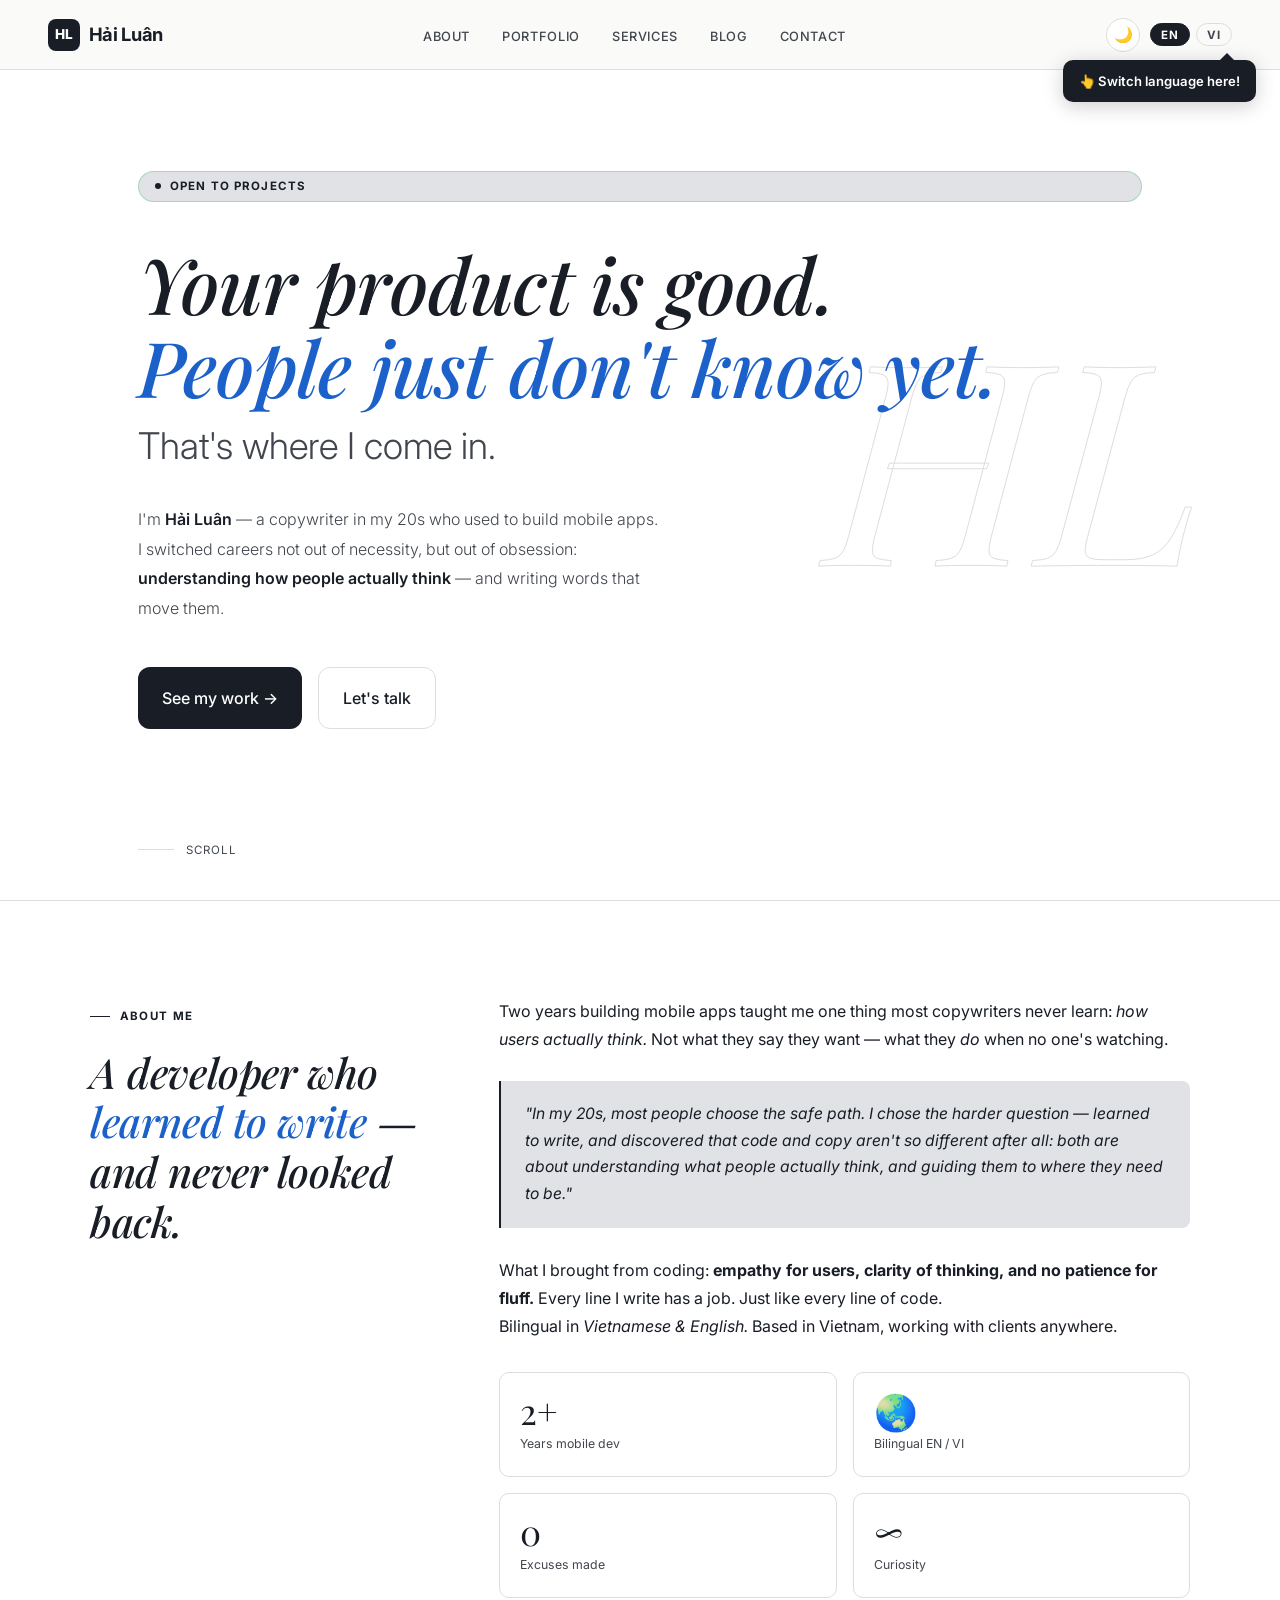
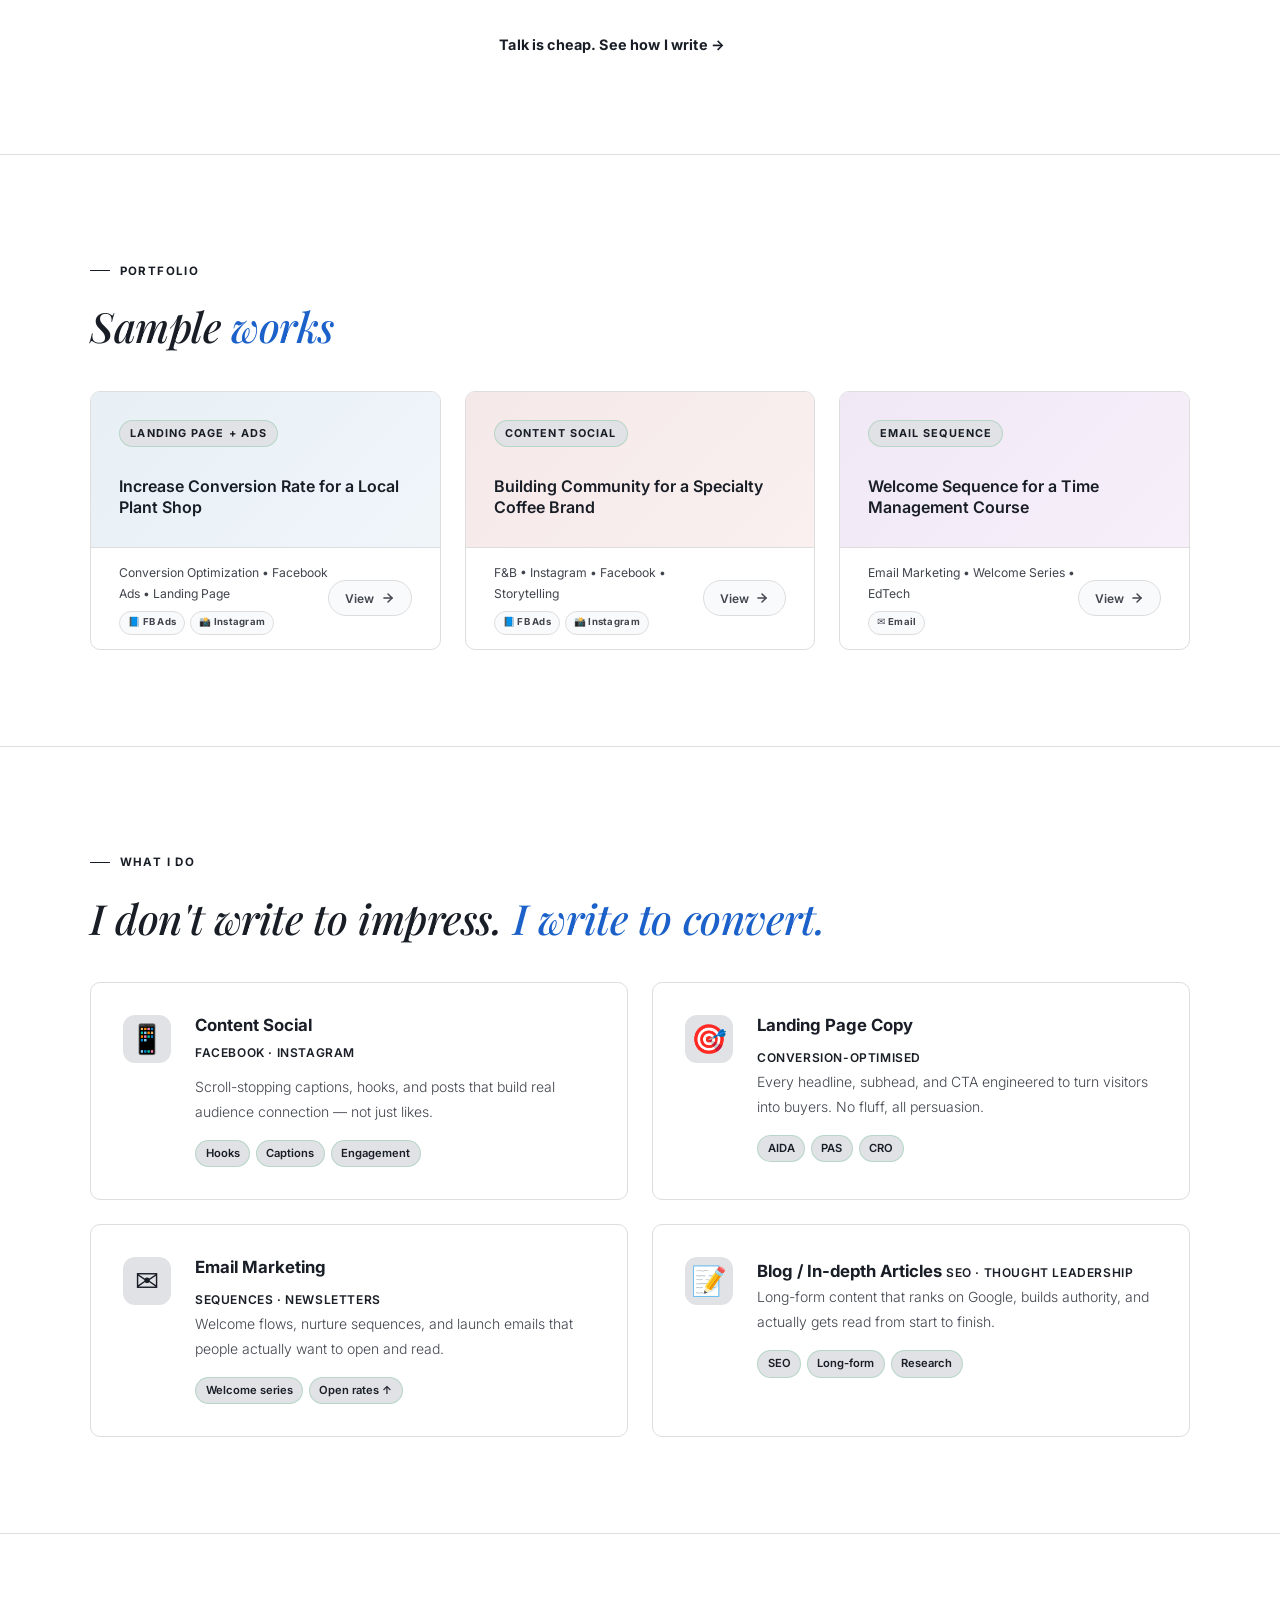
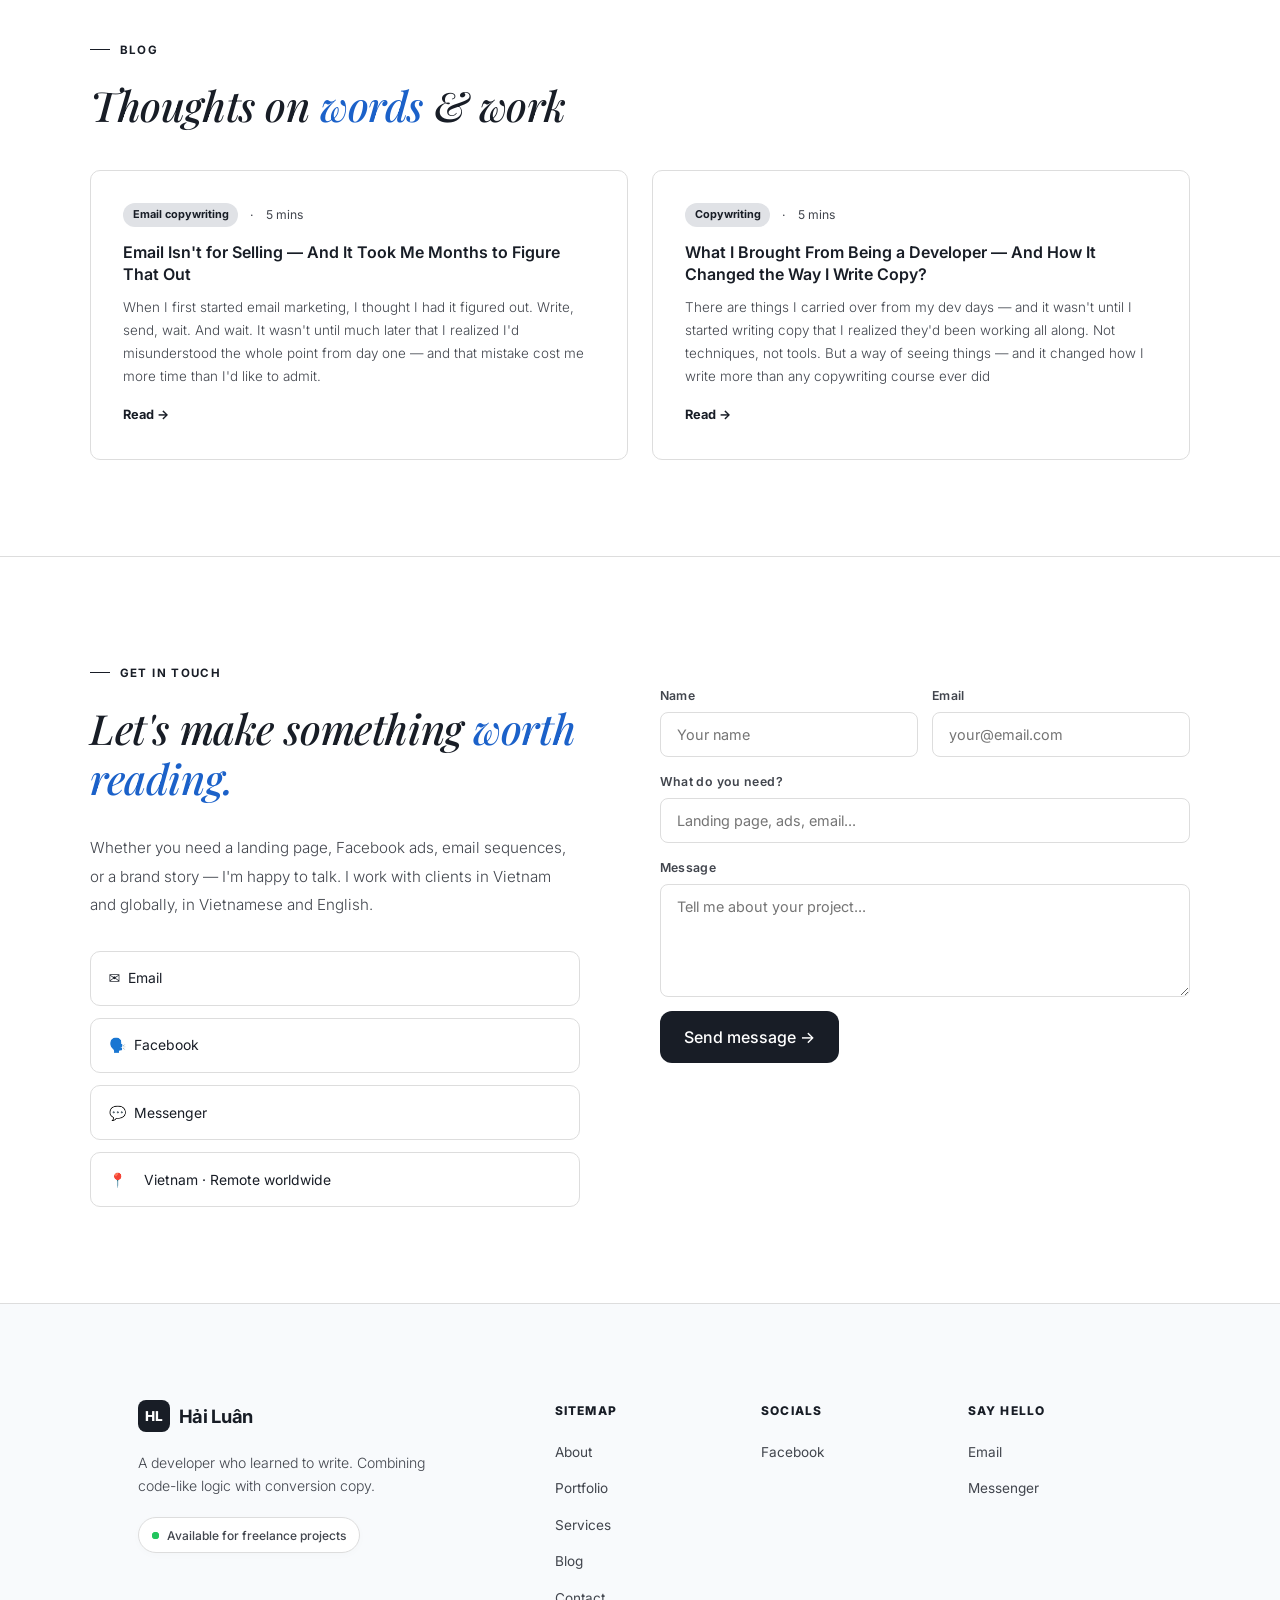
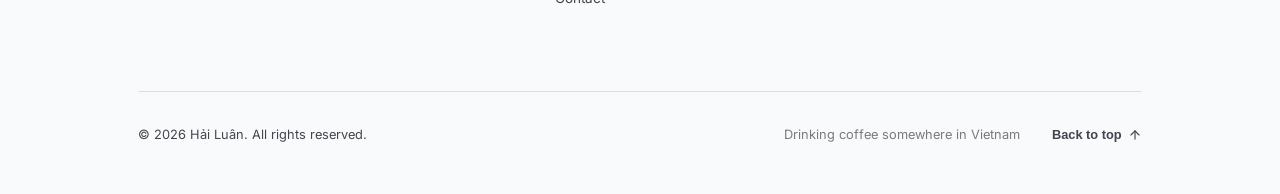
<file: index.html>
<!DOCTYPE html>
<html lang="en">

<head>
  <meta charset="UTF-8">
  <meta name="viewport" content="width=device-width, initial-scale=1.0">
  <title>Hải Luân — Copywriter</title>
  <link rel="preconnect" href="https://fonts.googleapis.com">
  <link rel="preconnect" href="https://fonts.gstatic.com" crossorigin>
  <link
    href="https://fonts.googleapis.com/css2?family=Inter:wght@300;400;500;600;700&family=Playfair+Display:ital,wght@0,400;0,500;0,600;0,700;1,400;1,500;1,600&family=Be+Vietnam+Pro:ital,wght@0,300;0,400;0,500;0,600;1,300;1,400&display=swap"
    rel="stylesheet">
  <link rel="stylesheet" href="style.css">
</head>

<body class="en">

  <!-- LANG TOOLTIP -->
  <div class="lang-tooltip" id="langTooltip">
    <span data-en>👆 Switch language here!</span>
    <span data-vi>👆 Đổi ngôn ngữ ở đây nè!</span>
    <div class="lang-tooltip-arrow"></div>
  </div>

  <!-- NAV -->
  <nav id="mainNav">
    <a href="#about" class="nav-logo">
      <div class="nav-logo-mark">HL</div>
      <span class="nav-logo-text">Hải Luân</span>
    </a>
    <ul class="nav-links" id="navLinks">
      <li><a href="#about" data-nav="about"><span data-en>About</span><span data-vi>Về tôi</span></a></li>
      <li><a href="#portfolio" data-nav="portfolio"><span data-en>Portfolio</span><span data-vi>Portfolio</span></a>
      </li>
      <li><a href="#services" data-nav="services"><span data-en>Services</span><span data-vi>Dịch vụ</span></a></li>
      <li><a href="#blog" data-nav="blog"><span data-en>Blog</span><span data-vi>Blog</span></a></li>
      <li><a href="#contact" data-nav="contact"><span data-en>Contact</span><span data-vi>Liên hệ</span></a></li>
    </ul>
    <div class="nav-controls">
      <button class="theme-btn" id="themeBtn" onclick="toggleTheme()" title="Toggle dark mode"
        aria-label="Toggle theme">🌙</button>
      <div class="lang-row" id="langRow">
        <button class="lang-btn active" onclick="setLang('en')">EN</button>
        <button class="lang-btn" onclick="setLang('vi')">VI</button>
      </div>
    </div>
  </nav>

  <!-- HERO -->
  <section id="hero">
    <div class="hero-badge">
      <span data-en>Open to projects</span><span data-vi>Đang nhận dự án</span>
    </div>
    <h1 class="hero-h1 hl-serif" data-en-b>
      Your product is good.<br>
      <span class="accent">People just don't know yet.</span>
      <span class="sub-line">That's where I come in.</span>
    </h1>
    <h1 class="hero-h1 hl-serif" data-vi-b>
      Sản phẩm của bạn<br>
      <span class="accent">xứng đáng được nhiều người biết hơn.</span>
      <span class="sub-line" style="font-weight:300;">Và mình ở đây để làm điều đó.</span>
    </h1>
    <p class="hero-sub" data-en-b>
      I'm <strong>Hải Luân</strong> — a copywriter in my 20s who used to build mobile apps.<br>
      I switched careers not out of necessity, but out of obsession: <strong>understanding how people actually
        think</strong> — and writing words that move them.
    </p>
    <p class="hero-sub" data-vi-b>
      Mình là <strong>Hải Luân</strong> — một copywriter ở tuổi 20s, từng viết code mobile app.<br>
      Mình chuyển hướng không phải vì bắt buộc, mà vì bị ám ảnh bởi một câu hỏi: <strong>người ta thật sự nghĩ
        gì</strong> — và làm sao dùng câu chữ để khiến họ hành động?
    </p>
    <div class="hero-cta">
      <a href="#portfolio" class="btn btn-primary"><span data-en>See my work →</span><span data-vi>Xem portfolio
          →</span></a>
      <a href="#contact" class="btn btn-secondary"><span data-en>Let's talk</span><span data-vi>Trò chuyện</span></a>
    </div>
    <div class="hero-scroll">
      <div class="scroll-bar"></div>
      <span data-en>scroll</span><span data-vi>cuộn xuống</span>
    </div>
    <div class="hero-deco">HL</div>
  </section>

  <hr class="div">

  <!-- ABOUT -->
  <section id="about">
    <div class="about-inner">
      <div class="about-left reveal">
        <div class="sec-label">
          <span data-en>About me</span><span data-vi>Về tôi</span>
        </div>
        <h2 class="sec-title hl-serif" data-en-b>A developer who <span class="accent">learned to write</span> —<br>and
          never looked back.</h2>
        <h2 class="sec-title hl-serif" data-vi-b>Một lập trình viên học viết —<br><span class="accent">và không bao giờ
            hối hận.</span></h2>

        <!-- Photo placeholder — replace img src when ready -->
        <!-- <div class="about-photo-wrap">
          <div class="about-photo-placeholder">
            <div class="photo-icon">📷</div>
            <p data-en>Take a photo</p>
            <p data-vi>Ảnh ở đây cho đẹp</p>
            <span class="photo-hint" data-en>Replace with my image</span>
            <span class="photo-hint" data-vi>Thay bằng ảnh của tui</span>
          </div>
        </div> -->
      </div>

      <div class="about-right reveal" style="transition-delay: 0.15s;">
          <p data-en-b>Two years building mobile apps taught me one thing most copywriters never learn: <em>how users
              actually think.</em> Not what they say they want — what they <em>do</em> when no one's watching.</p>
          <p data-vi-b>Hai năm viết code mobile dạy mình một điều mà hầu hết copywriter không có: <em>hiểu người dùng
              thật
              sự nghĩ gì.</em> Không phải điều họ nói — mà điều họ <em>làm</em> khi không ai nhìn.</p>
          <div class="pull-quote" data-en-b>"In my 20s, most people choose the safe path. I chose the harder question —
            learned to write, and discovered that code and copy aren't so different after all: both are about
            understanding what people actually think, and guiding them to where they need to be."</div>
          <div class="pull-quote" data-vi-b>"Ở tuổi 20s, người ta thường chọn con đường an toàn. Mình chọn câu hỏi khó
            hơn
            — học viết, và phát hiện ra rằng code với copy không khác nhau như mình nghĩ: cả hai đều về việc hiểu người
            dùng nghĩ gì, và đưa họ đến nơi họ cần đến."</div>
          <p data-en-b>What I brought from coding: <strong>empathy for users, clarity of thinking, and no patience for
              fluff.</strong> Every line I write has a job. Just like every line of code.</p>
          <p data-vi-b>Thứ mình mang từ coding sang: <strong>đồng cảm với người dùng, tư duy rõ ràng, và không chịu được
              sự vô nghĩa.</strong> Mỗi câu mình viết đều có nhiệm vụ. Giống như mỗi dòng code.</p>
          <p data-en-b>Bilingual in <em>Vietnamese &amp; English.</em> Based in Vietnam, working with clients anywhere.
          </p>
          <p data-vi-b>Song ngữ <em>Việt &amp; Anh.</em> Đang ở Việt Nam, làm việc với khách hàng khắp nơi.</p>

          <div class="stat-row">
            <div class="stat-box reveal">
              <div class="stat-n">2+</div>
              <div class="stat-l" data-en>Years mobile dev</div>
              <div class="stat-l" data-vi>Năm làm mobile dev</div>
            </div>
            <div class="stat-box reveal">
              <div class="stat-n">🌏</div>
              <div class="stat-l" data-en>Bilingual EN / VI</div>
              <div class="stat-l" data-vi>Song ngữ Anh / Việt</div>
            </div>
            <div class="stat-box reveal">
              <div class="stat-n">0</div>
              <div class="stat-l" data-en>Excuses made</div>
              <div class="stat-l" data-vi>Lý do bỏ cuộc</div>
            </div>
            <div class="stat-box reveal">
              <div class="stat-n">∞</div>
              <div class="stat-l" data-en>Curiosity</div>
              <div class="stat-l" data-vi>Sự tò mò</div>
            </div>
          </div>

          <div class="about-cta">
            <a href="#portfolio" class="about-cta-link">
              <span data-en>Talk is cheap. See how I write →</span>
              <span data-vi>Nói thì dễ. Xem mình viết gì đi →</span>
            </a>
          </div>
        </div>
      </div>
  </section>

  <hr class="div">

  <!-- PORTFOLIO -->
  <section id="portfolio">
    <div class="port-inner">
      <div class="sec-label reveal">Portfolio</div>
      <h2 class="sec-title hl-serif reveal" style="margin-bottom:2.5rem">
        <span data-en-b>Sample <span class="accent">works</span></span>
        <span data-vi-b>Sản phẩm <span class="accent">mẫu</span></span>
      </h2>
      <div class="port-grid">
        <!-- JS injects port-cards here -->
      </div>
    </div>
  </section>

  <!-- PORTFOLIO MODAL -->
  <div class="modal-overlay" id="modal" onclick="closeIfOutside(event)">
    <div class="modal">
      <div class="modal-head" id="modal-head">
        <div class="hl-port-lb-row">
          <button class="hl-lb hl-lb-en active" id="mlb-en">EN</button>
          <button class="hl-lb hl-lb-vi" id="mlb-vi">VI</button>
        </div>
        <button class="modal-close" onclick="closeModal()">✕</button>
      </div>
      <div class="modal-body" id="modal-body"></div>
    </div>
  </div>

  <hr class="div">

  <!-- SERVICES -->
  <section id="services">
    <div class="services-inner">
      <div class="sec-label reveal">
        <span data-en>What I do</span><span data-vi>Dịch vụ</span>
      </div>
      <h2 class="sec-title hl-serif reveal" style="margin-bottom:2.5rem">
        <span data-en-b>I don't write to impress. <span class="accent">I write to convert.</span></span>
        <span data-vi-b>Mình không viết cho đẹp. <span class="accent">Mình viết để bán.</span></span>
      </h2>
      <div class="srv-grid">

        <div class="srv-card reveal">
          <div class="srv-icon">📱</div>
          <div class="srv-content">
            <h3 class="srv-title">Content Social</h3>
            <p class="srv-platforms">Facebook · Instagram</p>
            <p class="srv-desc" data-en-b>Scroll-stopping captions, hooks, and posts that build real audience connection
              — not just likes.</p>
            <p class="srv-desc" data-vi-b>Caption cuốn không dừng được, hook bắt mắt, bài đăng xây dựng kết nối thật sự
              với người theo dõi — không chỉ đơn thuần là lượt thích.</p>
            <div class="srv-tags">
              <span class="srv-tag">Hooks</span>
              <span class="srv-tag">Captions</span>
              <span class="srv-tag" data-en>Engagement</span><span class="srv-tag" data-vi>Tương tác</span>
            </div>
          </div>
        </div>

        <div class="srv-card reveal">
          <div class="srv-icon">🎯</div>
          <div class="srv-content">
            <h3 class="srv-title">Landing Page Copy</h3>
            <p class="srv-platforms" data-en>Conversion-optimised</p>
            <p class="srv-platforms" data-vi>Tối ưu chuyển đổi</p>
            <p class="srv-desc" data-en-b>Every headline, subhead, and CTA engineered to turn visitors into buyers. No
              fluff, all persuasion.</p>
            <p class="srv-desc" data-vi-b>Từng headline, subhead và CTA được thiết kế để biến người xem thành người mua.
              Không vô nghĩa — toàn bộ là thuyết phục.</p>
            <div class="srv-tags">
              <span class="srv-tag">AIDA</span>
              <span class="srv-tag">PAS</span>
              <span class="srv-tag" data-en>CRO</span><span class="srv-tag" data-vi>Chuyển đổi</span>
            </div>
          </div>
        </div>

        <div class="srv-card reveal">
          <div class="srv-icon">✉️</div>
          <div class="srv-content">
            <h3 class="srv-title">Email Marketing</h3>
            <p class="srv-platforms" data-en>Sequences · Newsletters</p>
            <p class="srv-platforms" data-vi>Chuỗi email · Bản tin</p>
            <p class="srv-desc" data-en-b>Welcome flows, nurture sequences, and launch emails that people actually want
              to open and read.</p>
            <p class="srv-desc" data-vi-b>Chuỗi chào mừng, nuôi dưỡng khách hàng, và email ra mắt sản phẩm mà người nhận
              thật sự muốn mở ra đọc.</p>
            <div class="srv-tags">
              <span class="srv-tag">Welcome series</span>
              <span class="srv-tag" data-en>Open rates ↑</span><span class="srv-tag" data-vi>Tỉ lệ mở ↑</span>
            </div>
          </div>
        </div>

        <div class="srv-card reveal">
          <div class="srv-icon">📝</div>
          <div class="srv-content">
            <h3 class="srv-title" data-en>Blog / In-depth Articles</h3>
            <h3 class="srv-title" data-vi>Blog / Bài viết chuyên sâu</h3>
            <p class="srv-platforms" data-en>SEO · Thought leadership</p>
            <p class="srv-platforms" data-vi>SEO · Xây dựng uy tín</p>
            <p class="srv-desc" data-en-b>Long-form content that ranks on Google, builds authority, and actually gets
              read from start to finish.</p>
            <p class="srv-desc" data-vi-b>Nội dung dài lên top Google, xây dựng uy tín thương hiệu, và thật sự được đọc
              từ đầu đến cuối.</p>
            <div class="srv-tags">
              <span class="srv-tag">SEO</span>
              <span class="srv-tag" data-en>Long-form</span><span class="srv-tag" data-vi>Nội dung dài</span>
              <span class="srv-tag" data-en>Research</span><span class="srv-tag" data-vi>Nghiên cứu</span>
            </div>
          </div>
        </div>

      </div>
    </div>
  </section>

  <hr class="div">

  <!-- BLOG -->
  <section id="blog">
    <div class="blog-inner">
      <div class="sec-label reveal">
        <span data-en>Blog</span><span data-vi>Blog</span>
      </div>
      <h2 class="sec-title hl-serif reveal" style="margin-bottom:2.5rem">
        <span data-en-b>Thoughts on <span class="accent">words</span> &amp; work</span>
        <span data-vi-b>Suy nghĩ về <span class="accent">nghề &amp; câu chữ</span></span>
      </h2>
      <div class="blog-grid">
        <!-- JS injects blog-cards here -->
      </div>
    </div>
  </section>

  <hr class="div">

  <!-- CONTACT -->
  <section id="contact">
    <div class="contact-inner">
      <div class="contact-l reveal">
        <div class="sec-label">
          <span data-en>Get in touch</span><span data-vi>Liên hệ</span>
        </div>
        <h2 class="sec-title hl-serif" data-en-b>Let's make something <span class="accent">worth reading.</span></h2>
        <h2 class="sec-title hl-serif" data-vi-b>Cùng tạo ra thứ gì đó <span class="accent">đáng để đọc.</span></h2>
        <p data-en-b>Whether you need a landing page, Facebook ads, email sequences, or a brand story — I'm happy to
          talk. I work with clients in Vietnam and globally, in Vietnamese and English.</p>
        <p data-vi-b>Dù bạn cần landing page, quảng cáo Facebook, chuỗi email hay câu chuyện thương hiệu — mình luôn sẵn
          sàng nói chuyện. Làm việc với khách hàng trong và ngoài nước, bằng tiếng Việt và tiếng Anh.</p>
        <div class="contact-items">
          <a href="https://mail.google.com/mail/?view=cm&fs=1&to=nguyenhailuan609@gmail.com" target="_blank"
            class="contact-item">✉️&nbsp; Email</a>
          <a href="https://web.facebook.com/profile.php?id=61577927247816" target="_blank"
            class="contact-item">🗣️&nbsp; Facebook</a>
          <a href="https://m.me/61577927247816" target="_blank" class="contact-item">💬&nbsp;
            Messenger</a>
          <a href="#" class="contact-item">📍&nbsp;<span data-en>Vietnam · Remote worldwide</span><span data-vi>Việt Nam
              · Remote toàn cầu</span></a>
        </div>
      </div>

      <div class="contact-form reveal">
        <div class="form-row2">
          <div class="fg">
            <label data-en>Name</label><label data-vi>Tên</label>
            <input type="text" id="f-name" data-en-placeholder="Your name" data-vi-placeholder="Tên của bạn"
              placeholder="Your name" required>
          </div>
          <div class="fg">
            <label>Email</label>
            <input type="email" id="f-email" placeholder="your@email.com" required>
          </div>
        </div>
        <div class="fg">
          <label data-en>What do you need?</label><label data-vi>Bạn cần gì?</label>
          <input type="text" id="f-need" data-en-placeholder="Landing page, ads, email..."
            data-vi-placeholder="Landing page, quảng cáo, email...">
        </div>
        <div class="fg">
          <label data-en>Message</label><label data-vi>Lời nhắn</label>
          <textarea id="f-msg" rows="5" data-en-placeholder="Tell me about your project..."
            data-vi-placeholder="Kể mình nghe về dự án của bạn..." placeholder="Tell me about your project..."
            required></textarea>
        </div>
        <button class="form-submit" id="submitBtn" onclick="submitForm(event)">
          <span data-en>Send message →</span><span data-vi>Gửi tin nhắn →</span>
        </button>
        <div class="form-msg" id="formMsg"></div>
      </div>
    </div>
  </section>

  <footer class="site-footer">
    <div class="footer-inner">
      <div class="footer-grid">
        <div class="footer-brand-col">
          <a href="#hero" class="footer-logo">
            <div class="nav-logo-mark">HL</div>
            <span class="nav-logo-text">Hải Luân</span>
          </a>
          <p class="footer-brand-desc" data-en>
            A developer who learned to write. Combining code-like logic with conversion copy.
          </p>
          <p class="footer-brand-desc" data-vi>
            Lập trình viên học viết. Kết hợp tư duy logic của lập trình với nghệ thuật viết để bán.
          </p>
          <div class="footer-status">
            <span class="status-pulse"></span>
            <span class="status-text" data-en>Available for freelance projects</span>
            <span class="status-text" data-vi>Sẵn sàng hợp tác dự án mới</span>
          </div>
        </div>

        <div class="footer-links-grid">
          <div class="fl-col">
            <div class="fl-title"><span data-en>Sitemap</span><span data-vi>Khám phá</span></div>
            <a href="#about"><span data-en>About</span><span data-vi>Về tôi</span></a>
            <a href="#portfolio"><span data-en>Portfolio</span><span data-vi>Dự án</span></a>
            <a href="#services"><span data-en>Services</span><span data-vi>Dịch vụ</span></a>
            <a href="#blog"><span data-en>Blog</span><span data-vi>Bài viết</span></a>
            <a href="#contact"><span data-en>Contact</span><span data-vi>Liên hệ</span></a>
          </div>
          <div class="fl-col">
            <div class="fl-title"><span data-en>Socials</span><span data-vi>Kết nối</span></div>
            <a href="https://web.facebook.com/profile.php?id=61577927247816" target="_blank">Facebook</a>
          </div>
          <div class="fl-col">
            <div class="fl-title"><span data-en>Say Hello</span><span data-vi>Trò chuyện</span></div>
            <a href="https://mail.google.com/mail/?view=cm&fs=1&to=nguyenhailuan609@gmail.com" target="_blank">Email</a>
            <a href="https://m.me/61577927247816" target="_blank">Messenger</a>
          </div>
        </div>
      </div>

      <div class="footer-bottom">
        <span class="footer-copy">© 2026 Hải Luân. <span data-en>All rights reserved.</span></span>
        <div class="footer-meta-links">
          <span class="footer-meta-item" data-en>Drinking coffee somewhere in Vietnam</span>
          <span class="footer-meta-item" data-vi>Đang uống cà phê đâu đó tại Việt Nam</span>
          <button class="back-to-top" onclick="window.scrollTo({top: 0, behavior: 'smooth'})" aria-label="Scroll to top"
            title="Cuộn lên đầu trang">
            <span data-en>Back to top</span><span data-vi>Lên đầu trang</span>
            <svg viewBox="0 0 24 24" fill="none" stroke="currentColor" stroke-width="2" stroke-linecap="round"
              stroke-linejoin="round" class="arrow-up-icon">
              <line x1="12" y1="19" x2="12" y2="5"></line>
              <polyline points="5 12 12 5 19 12"></polyline>
            </svg>
          </button>
        </div>
      </div>
    </div>
  </footer>

  <script src="content-loader.js"></script>
  <script src="script.js"></script>
</body>

</html>
</file>
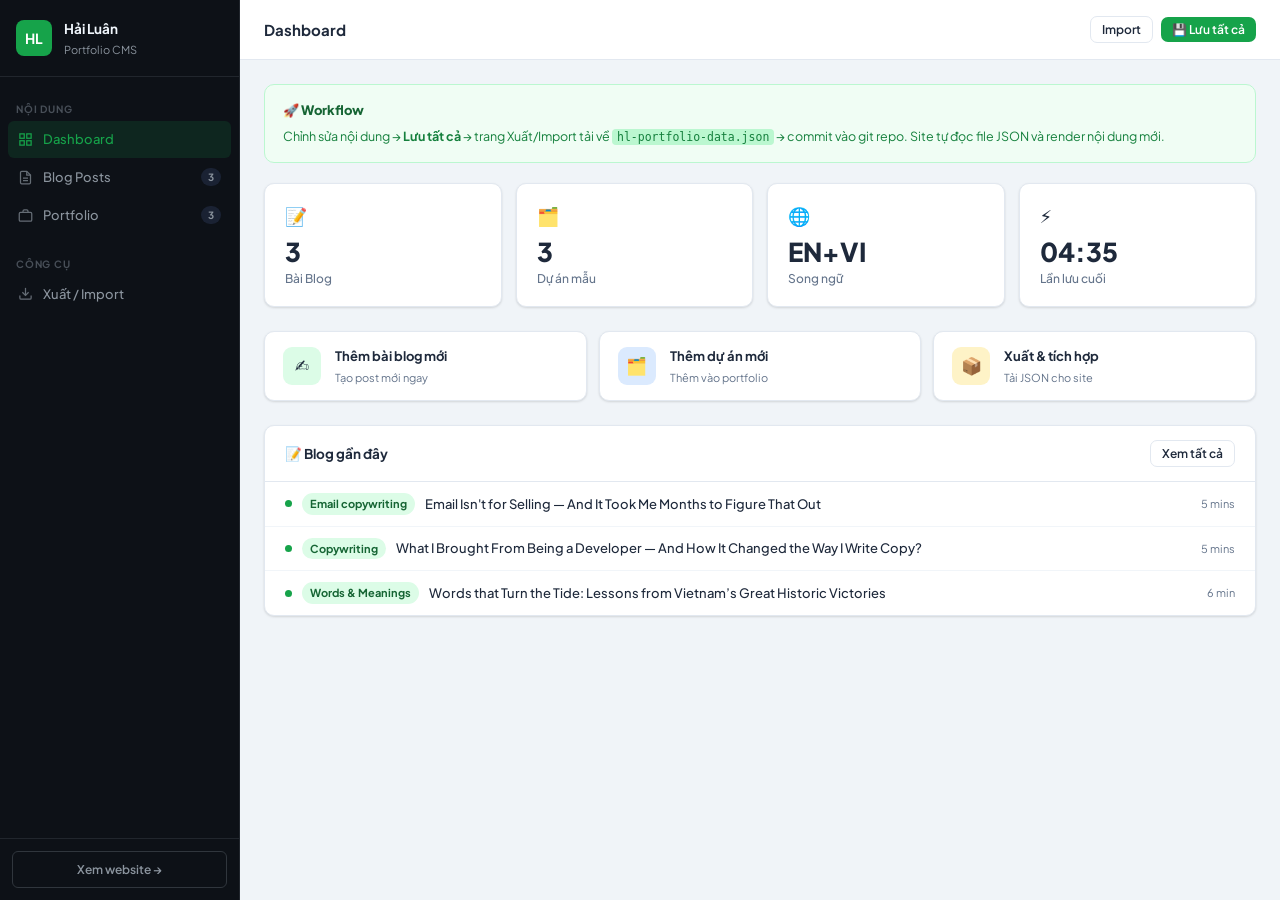
<file: admin.html>
<!DOCTYPE html>
<html lang="en">
<head>
<meta charset="UTF-8">
<meta name="viewport" content="width=device-width, initial-scale=1.0">
<title>HL Admin — Portfolio CMS</title>
<link href="https://fonts.googleapis.com/css2?family=Plus+Jakarta+Sans:ital,wght@0,300;0,400;0,500;0,600;0,700;1,400&display=swap" rel="stylesheet">
<link rel="stylesheet" href="admin-style.css">
</head>
<body>

<aside class="sidebar">
  <div class="sb-logo">
    <div class="logo-pill">HL</div>
    <div><div class="logo-name">Hải Luân</div><div class="logo-sub">Portfolio CMS</div></div>
  </div>
  <nav class="sb-nav">
    <div class="sb-label">Nội dung</div>
    <div class="nav-item active" data-section="dashboard">
      <svg viewBox="0 0 24 24" fill="none" stroke="currentColor" stroke-width="2"><rect x="3" y="3" width="7" height="7"/><rect x="14" y="3" width="7" height="7"/><rect x="14" y="14" width="7" height="7"/><rect x="3" y="14" width="7" height="7"/></svg>Dashboard
    </div>
    <div class="nav-item" data-section="blog">
      <svg viewBox="0 0 24 24" fill="none" stroke="currentColor" stroke-width="2"><path d="M14 2H6a2 2 0 0 0-2 2v16a2 2 0 0 0 2 2h12a2 2 0 0 0 2-2V8z"/><polyline points="14 2 14 8 20 8"/><line x1="16" y1="13" x2="8" y2="13"/><line x1="16" y1="17" x2="8" y2="17"/></svg>Blog Posts
      <span class="nav-badge" id="blogCount">0</span>
    </div>
    <div class="nav-item" data-section="portfolio">
      <svg viewBox="0 0 24 24" fill="none" stroke="currentColor" stroke-width="2"><rect x="2" y="7" width="20" height="14" rx="2"/><path d="M16 7V5a2 2 0 0 0-2-2h-4a2 2 0 0 0-2 2v2"/></svg>Portfolio
      <span class="nav-badge" id="portCount">0</span>
    </div>
    <div class="sb-label" style="margin-top:14px">Công cụ</div>
    <div class="nav-item" data-section="export">
      <svg viewBox="0 0 24 24" fill="none" stroke="currentColor" stroke-width="2"><path d="M21 15v4a2 2 0 0 1-2 2H5a2 2 0 0 1-2-2v-4"/><polyline points="7 10 12 15 17 10"/><line x1="12" y1="15" x2="12" y2="3"/></svg>Xuất / Import
    </div>
  </nav>
  <div class="sb-foot">
    <a href="index.html" target="_blank" class="view-btn">Xem website →</a>
  </div>
</aside>

<main class="main">
  <header class="topbar">
    <div class="topbar-title" id="pageTitle">Dashboard</div>
    <div class="topbar-actions">
      <span class="saved-ind" id="savedInd">✓ Đã lưu</span>
      <button class="btn btn-s btn-sm" onclick="importJSON()">Import</button>
      <button class="btn btn-p btn-sm" onclick="saveAll()">💾 Lưu tất cả</button>
    </div>
  </header>

  <div class="content">

    <!-- DASHBOARD -->
    <section class="section active" id="section-dashboard">
      <div class="info-box">
        <h4>🚀 Workflow</h4>
        <p>Chỉnh sửa nội dung → <strong>Lưu tất cả</strong> → trang Xuất/Import tải về <code>hl-portfolio-data.json</code> → commit vào git repo. Site tự đọc file JSON và render nội dung mới.</p>
      </div>
      <div class="stat-grid">
        <div class="stat-card"><span class="stat-icon">📝</span><div class="stat-n" id="db-bc">0</div><div class="stat-l">Bài Blog</div></div>
        <div class="stat-card"><span class="stat-icon">🗂️</span><div class="stat-n" id="db-pc">0</div><div class="stat-l">Dự án mẫu</div></div>
        <div class="stat-card"><span class="stat-icon">🌐</span><div class="stat-n">EN+VI</div><div class="stat-l">Song ngữ</div></div>
        <div class="stat-card"><span class="stat-icon">⚡</span><div class="stat-n" id="db-ls">—</div><div class="stat-l">Lần lưu cuối</div></div>
      </div>
      <div class="qa-grid">
        <div class="qa-card" onclick="navigate('blog');openBlogEd(null)"><div class="qa-icon" style="background:#dcfce7">✍️</div><div><div class="qa-title">Thêm bài blog mới</div><div class="qa-sub">Tạo post mới ngay</div></div></div>
        <div class="qa-card" onclick="navigate('portfolio');openPortEd(null)"><div class="qa-icon" style="background:#dbeafe">🗂️</div><div><div class="qa-title">Thêm dự án mới</div><div class="qa-sub">Thêm vào portfolio</div></div></div>
        <div class="qa-card" onclick="navigate('export')"><div class="qa-icon" style="background:#fef3c7">📦</div><div><div class="qa-title">Xuất & tích hợp</div><div class="qa-sub">Tải JSON cho site</div></div></div>
      </div>
      <div class="card">
        <div class="card-head"><div class="card-title">📝 Blog gần đây</div><button class="btn btn-s btn-sm" onclick="navigate('blog')">Xem tất cả</button></div>
        <div id="db-blog"></div>
      </div>
    </section>

    <!-- BLOG -->
    <section class="section" id="section-blog">
      <div class="sec-head"><h2>📝 Blog Posts</h2><button class="btn btn-p" onclick="openBlogEd(null)">+ Thêm bài viết</button></div>
      <div class="card" style="margin-bottom:8px"><div class="card-body" style="padding:10px 20px;display:flex;align-items:center;gap:16px">
        <div style="display:flex;align-items:center;gap:6px"><div class="dot-full"></div><span style="font-size:12px;color:var(--muted)">Có nội dung đầy đủ</span></div>
        <div style="display:flex;align-items:center;gap:6px"><div class="dot-empty"></div><span style="font-size:12px;color:var(--muted)">Chỉ có excerpt</span></div>
      </div></div>
      <div class="card"><div id="blog-list"></div></div>
    </section>

    <!-- PORTFOLIO -->
    <section class="section" id="section-portfolio">
      <div class="sec-head"><h2>🗂️ Portfolio</h2><button class="btn btn-p" onclick="openPortEd(null)">+ Thêm dự án</button></div>
      <div class="card" style="margin-bottom:8px"><div class="card-body" style="padding:10px 20px;display:flex;align-items:center;gap:16px">
        <div style="display:flex;align-items:center;gap:6px"><div class="dot-full"></div><span style="font-size:12px;color:var(--muted)">Có case study → click được trên site</span></div>
        <div style="display:flex;align-items:center;gap:6px"><div class="dot-empty"></div><span style="font-size:12px;color:var(--muted)">Chưa có nội dung chi tiết</span></div>
      </div></div>
      <div class="card"><div id="port-list"></div></div>
    </section>

    <!-- EXPORT -->
    <section class="section" id="section-export">
      <div class="sec-head"><h2>📦 Xuất / Import dữ liệu</h2></div>
      <div class="card">
        <div class="card-head"><div class="card-title">⚙️ Tích hợp vào index.html</div></div>
        <div class="card-body">
          <div style="display:flex;gap:10px;align-items:flex-start;margin-bottom:14px">
            <span class="step">1</span>
            <span style="font-size:13px">Thêm dòng này vào cuối <code style="background:#f1f5f9;padding:1px 5px;border-radius:3px;font-family:monospace">&lt;body&gt;</code> của <code style="background:#f1f5f9;padding:1px 5px;border-radius:3px;font-family:monospace">index.html</code> (1 lần duy nhất)</span>
          </div>
          <div class="export-box" style="margin-bottom:10px"><pre id="snippet-pre"></pre></div>
          <button class="btn btn-s btn-sm" onclick="copySnippet()">📋 Copy snippet</button>
          <div style="display:flex;gap:10px;align-items:flex-start;margin-top:18px">
            <span class="step">2</span>
            <span style="font-size:13px">Mỗi khi cập nhật: tải <strong>hl-portfolio-data.json</strong> và commit vào git cùng thư mục với <code style="background:#f1f5f9;padding:1px 5px;border-radius:3px;font-family:monospace">index.html</code>.</span>
          </div>
        </div>
      </div>
      <div class="card">
        <div class="card-head"><div class="card-title">💾 Xuất hl-portfolio-data.json</div><button class="btn btn-p btn-sm" onclick="exportJSON()">⬇️ Tải về JSON</button></div>
        <div class="card-body">
          <p style="font-size:13px;color:var(--muted);margin-bottom:12px">Commit file này vào git repo để site đọc tự động. Cũng dùng để backup và chuyển thiết bị.</p>
          <div class="export-box"><pre id="json-pre"></pre></div>
        </div>
      </div>
      <div class="card">
        <div class="card-head"><div class="card-title">📂 Import JSON</div></div>
        <div class="card-body">
          <p style="font-size:13px;color:var(--muted);margin-bottom:12px">Chọn file <code style="background:#f1f5f9;padding:1px 5px;border-radius:3px;font-family:monospace">hl-portfolio-data.json</code> để khôi phục. <strong>Sẽ ghi đè dữ liệu hiện tại.</strong></p>
          <input type="file" id="import-file-h" accept=".json" style="display:none" onchange="handleImport(event)">
          <button class="btn btn-s" onclick="document.getElementById('import-file-h').click()">📂 Chọn file JSON</button>
        </div>
      </div>
    </section>
  </div>
</main>

<!-- ═══ BLOG EDITOR — no onclick on overlay (close only via X or Esc) ═══ -->
<div class="overlay" id="blogOverlay">
  <div class="ed-modal" style="max-width:760px">
    <div class="ed-head">
      <div class="ed-title" id="blogEdTitle">Thêm bài viết mới</div>
      <button class="btn-icon" onclick="closeBlogEd()">✕</button>
    </div>
    <div class="ed-tabs">
      <div class="ed-tab active" data-tab="bmeta" onclick="switchTab('blog',this)">📋 Thông tin</div>
      <div class="ed-tab" data-tab="bcontent-en" onclick="switchTab('blog',this)"><span class="lang-badge en">EN</span> Nội dung</div>
      <div class="ed-tab" data-tab="bcontent-vi" onclick="switchTab('blog',this)"><span class="lang-badge vi">VI</span> Nội dung</div>
    </div>
    <div class="ed-body">

      <!-- Tab: Thông tin -->
      <div class="ed-tab-pane active" id="tab-bmeta">
        <div class="fg-row">
          <div class="fg"><label>Danh mục (EN)</label><input id="b-cat-en" placeholder="Copywriting, Career, Tips…"></div>
          <div class="fg"><label>Danh mục (VI)</label><input id="b-cat-vi" placeholder="Copywriting, Nghề nghiệp…"></div>
        </div>
        <div class="fg-row">
          <div class="fg"><label>Thời gian đọc (EN)</label><input id="b-time-en" placeholder="5 min"></div>
          <div class="fg"><label>Thời gian đọc (VI)</label><input id="b-time-vi" placeholder="5 phút"></div>
        </div>
        <div class="fg">
          <label>Tiêu đề (EN)</label>
          <input id="b-title-en" placeholder="Blog title in English…">
        </div>
        <div class="fg">
          <label>Tiêu đề (VI)</label>
          <input id="b-title-vi" placeholder="Tiêu đề tiếng Việt…">
        </div>
        <div class="fg">
          <label>Excerpt — Preview card (EN)</label>
          <textarea id="b-excerpt-en" rows="3" placeholder="Short preview shown on the blog card…"></textarea>
        </div>
        <div class="fg">
          <label>Excerpt — Preview card (VI)</label>
          <textarea id="b-excerpt-vi" rows="3" placeholder="Mô tả ngắn trên blog card…"></textarea>
        </div>
        <div class="fg">
          <label>Link bài viết (để trống = mở detail ngay trên site)</label>
          <input id="b-link" placeholder="https://… hoặc bỏ trống">
          <div class="field-hint">Có URL → mở link ngoài. Trống → mở blog detail modal ngay trên site.</div>
        </div>
        <div class="fg-row" style="align-items:center;margin-top:16px;padding:12px;background:var(--bg);border-radius:6px;border:1px solid var(--border)">
          <span style="font-size:14px;font-weight:600">Hiển thị bài viết trên Website</span>
          <label class="toggle-switch" style="margin-left:auto">
            <input type="checkbox" id="b-show" checked>
            <span class="toggle-knob"></span>
          </label>
        </div>
      </div>

      <!-- Tab: Content EN -->
      <div class="ed-tab-pane" id="tab-bcontent-en">
        <div class="fg">
          <label>Nội dung bài viết (EN)</label>
          <div class="wysiwyg-wrap" id="wrap-b-content-en">
            <div class="wysiwyg-toolbar" id="tb-b-content-en"></div>
            <div class="wysiwyg-editor" id="b-content-en" contenteditable="true" data-placeholder="Start writing your post… Select text then use the toolbar to format."></div>
          </div>
        </div>
      </div>

      <!-- Tab: Content VI -->
      <div class="ed-tab-pane" id="tab-bcontent-vi">
        <div class="fg">
          <label>Nội dung bài viết (VI)</label>
          <div class="wysiwyg-wrap" id="wrap-b-content-vi">
            <div class="wysiwyg-toolbar" id="tb-b-content-vi"></div>
            <div class="wysiwyg-editor" id="b-content-vi" contenteditable="true" data-placeholder="Bắt đầu viết bài… Bôi đen chữ rồi dùng toolbar để định dạng."></div>
          </div>
        </div>
      </div>

    </div>
    <div class="ed-foot">
      <button class="btn btn-d btn-sm" id="blogDelBtn" onclick="delBlog()" style="margin-right:auto;display:none">🗑️ Xóa</button>
      <button class="btn btn-s btn-sm" id="blogPreviewBtn" onclick="previewBlog()" style="display:none">👁 Preview</button>
      <button class="btn btn-s" onclick="closeBlogEd()">Huỷ</button>
      <button class="btn btn-p" onclick="saveBlog()">💾 Lưu</button>
    </div>
  </div>
</div>

<!-- ═══ BLOG PREVIEW ═══ -->
<div class="overlay" id="blogPrevOverlay" style="z-index:300">
  <div class="ed-modal preview">
    <div class="ed-head"><div class="ed-title">👁 Preview bài viết</div><button class="btn-icon" onclick="closeBlogPrev()">✕</button></div>
    <div class="ed-body">
      <div class="plang-row">
        <button class="plang-btn active" onclick="switchPrevLang('en',this,'blog')"><span class="lang-badge en">EN</span> English</button>
        <button class="plang-btn" onclick="switchPrevLang('vi',this,'blog')"><span class="lang-badge vi">VI</span> Tiếng Việt</button>
      </div>
      <div class="blog-preview-wrap active" id="bp-en"></div>
      <div class="blog-preview-wrap" id="bp-vi"></div>
    </div>
    <div class="ed-foot">
      <button class="btn btn-s" onclick="closeBlogPrev()">Đóng</button>
      <button class="btn btn-p" onclick="closeBlogPrev();openBlogEd(_prevBlogId)">✏️ Chỉnh sửa</button>
    </div>
  </div>
</div>

<!-- ═══ PORTFOLIO EDITOR — no onclick on overlay ═══ -->
<div class="overlay" id="portOverlay">
  <div class="ed-modal wide">
    <div class="ed-head"><div class="ed-title" id="portEdTitle">Thêm dự án mới</div><button class="btn-icon" onclick="closePortEd()">✕</button></div>
    <div class="ed-tabs">
      <div class="ed-tab active" data-tab="pmeta" onclick="switchTab('port',this)">📋 Thông tin</div>
      <div class="ed-tab" data-tab="pcopy" onclick="switchTab('port',this)">✍️ Copy mẫu</div>
      <div class="ed-tab" data-tab="pbreakdown" onclick="switchTab('port',this)">🔍 Phân tích</div>
      <div class="ed-tab" data-tab="pplatforms" onclick="switchTab('port',this)">📱 Nền tảng</div>
      <div class="ed-tab" data-tab="presults" onclick="switchTab('port',this)">📊 Kết quả</div>
    </div>
    <div class="ed-body">

      <!-- Tab: Meta -->
      <div class="ed-tab-pane active" id="tab-pmeta">
        <div class="fg-row">
          <div class="fg"><label>Loại content (EN)</label><input id="p-type-en" placeholder="Facebook Ad, Landing Page…"></div>
          <div class="fg"><label>Loại content (VI)</label><input id="p-type-vi" placeholder="Quảng cáo Facebook…"></div>
        </div>
        <div class="fg">
          <label>Tiêu đề dự án (EN)</label>
          <input id="p-title-en" placeholder="Project title in English…">
        </div>
        <div class="fg">
          <label>Tiêu đề dự án (VI)</label>
          <input id="p-title-vi" placeholder="Tên dự án tiếng Việt…">
        </div>
        <div class="fg-row">
          <div class="fg"><label>Meta tag</label><input id="p-meta" placeholder="Local biz · PAS · VI/EN"><div class="field-hint">Ngành · Framework · Ngôn ngữ</div></div>
          <div class="fg"><label>Màu thẻ</label>
            <div class="color-opts">
              <div class="co co-1 sel" data-c="1" onclick="pickColor(this)"></div>
              <div class="co co-2" data-c="2" onclick="pickColor(this)"></div>
              <div class="co co-3" data-c="3" onclick="pickColor(this)"></div>
              <div class="co co-4" data-c="4" onclick="pickColor(this)"></div>
              <div class="co co-5" data-c="5" onclick="pickColor(this)"></div>
              <div class="co co-6" data-c="6" onclick="pickColor(this)"></div>
            </div>
          </div>
        </div>
        <div class="hr"></div>
        <div class="sec-divider">Brief / Bối cảnh dự án</div>
        <div class="fg"><label>Brief (EN)</label><textarea id="p-brief-en" rows="4" placeholder="Client, target audience, goal, tone, budget…"></textarea></div>
        <div class="fg"><label>Brief (VI)</label><textarea id="p-brief-vi" rows="4" placeholder="Khách hàng, đối tượng, mục tiêu, tone, ngân sách…"></textarea></div>
        <div class="fg-row" style="align-items:center;margin-top:16px;padding:12px;background:var(--bg);border-radius:6px;border:1px solid var(--border)">
          <span style="font-size:14px;font-weight:600">Hiển thị dự án trên Website</span>
          <label class="toggle-switch" style="margin-left:auto">
            <input type="checkbox" id="p-show" checked>
            <span class="toggle-knob"></span>
          </label>
        </div>
      </div>

      <!-- Tab: Copy -->
      <div class="ed-tab-pane" id="tab-pcopy">
        <div class="fg">
          <label><span class="lang-badge vi" style="margin-right:4px">VI</span> Bài copy mẫu</label>
          <div class="wysiwyg-wrap" id="wrap-p-copy-vi">
            <div class="wysiwyg-toolbar" id="tb-p-copy-vi"></div>
            <div class="wysiwyg-editor" id="p-copy-vi" contenteditable="true" data-placeholder="Headline mạnh…&#10;&#10;Hook — câu dẫn dắt. Phát triển vấn đề. Giải pháp.&#10;&#10;💬 CTA →"></div>
          </div>
        </div>
        <div class="hr"></div>
        <div class="fg">
          <label><span class="lang-badge en" style="margin-right:4px">EN</span> Bài copy mẫu</label>
          <div class="wysiwyg-wrap" id="wrap-p-copy-en">
            <div class="wysiwyg-toolbar" id="tb-p-copy-en"></div>
            <div class="wysiwyg-editor" id="p-copy-en" contenteditable="true" data-placeholder="Strong headline…&#10;&#10;Hook — the opener. Develop the problem. The solution.&#10;&#10;💬 CTA →"></div>
          </div>
        </div>
      </div>

      <!-- Tab: Breakdown -->
      <div class="ed-tab-pane" id="tab-pbreakdown">
        <div class="content-note"><strong>🔍 Copywriting Breakdown</strong>Mỗi dòng = 1 điểm phân tích. Format: <code>Tag||Nội dung giải thích</code> — nhập riêng cho từng ngôn ngữ.</div>
        <div class="fg">
          <label><span class="lang-badge vi" style="margin-right:4px">VI</span> Breakdown (Tiếng Việt)</label>
          <textarea id="p-breakdown-vi" rows="10" style="font-family:monospace;font-size:12.5px" placeholder="Hook||Headline gọi ra nỗi sợ cụ thể rồi lật ngược thành cảm giác nhẹ nhõm.&#10;P — Problem||&quot;Bạn đã bao giờ...&quot; — làm người đọc cảm thấy được hiểu.&#10;A — Agitate||Validate cảm xúc trước khi đưa ra giải pháp. Ngắn, thật.&#10;S — Solution||Sản phẩm được giới thiệu như câu trả lời logic với twist bất ngờ.&#10;Social proof||Số liệu xóa rào cản trước khi nó hình thành.&#10;CTA||CTA mềm phù hợp với tone — conversation leads to sale."></textarea>
          <div class="field-hint">Mỗi dòng: <code>Tag||Giải thích tiếng Việt</code></div>
        </div>
        <div class="hr"></div>
        <div class="fg">
          <label><span class="lang-badge en" style="margin-right:4px">EN</span> Breakdown (English)</label>
          <textarea id="p-breakdown-en" rows="10" style="font-family:monospace;font-size:12.5px" placeholder="Hook||Headline calls out a specific fear then flips it into relief.&#10;P — Problem||&quot;You've done it before...&quot; — reader feels understood, not judged.&#10;A — Agitate||Validates emotion before offering a solution.&#10;S — Solution||Product introduced as the logical answer.&#10;Social proof||Numbers remove objections before they form.&#10;CTA||Soft CTA fits warm local shop tone."></textarea>
          <div class="field-hint">Each line: <code>Tag||Explanation in English</code></div>
        </div>
      </div>

      <!-- Tab: Platforms -->
      <div class="ed-tab-pane" id="tab-pplatforms">
        <div class="content-note"><strong>📱 Nền tảng quảng bá</strong>Chọn nền tảng để hiển thị mockup trong modal portfolio. Mỗi nền tảng có thể có nhiều phiên bản (version). FB Ads &amp; Instagram dùng chung bảng "Ad Versions"; Email dùng "Email Sequence".</div>

        <!-- Platform checkboxes -->
        <div class="fg">
          <label>Nền tảng hiển thị</label>
          <div class="platform-checks">
            <label class="plat-check" id="plc-fb">
              <input type="checkbox" id="p-plat-fb" onchange="togglePlatformSection()">
              <span class="plat-icon">📘</span> <span>Facebook Ads</span>
            </label>
            <label class="plat-check" id="plc-insta">
              <input type="checkbox" id="p-plat-insta" onchange="togglePlatformSection()">
              <span class="plat-icon">📸</span> <span>Instagram Ads</span>
            </label>
            <label class="plat-check" id="plc-email">
              <input type="checkbox" id="p-plat-email" onchange="togglePlatformSection()">
              <span class="plat-icon">✉️</span> <span>Email / Chuỗi email</span>
            </label>
          </div>
        </div>

        <!-- AD VERSIONS (FB + Instagram) -->
        <div id="plat-ad-section" style="display:none">
          <div class="hr"></div>
          <div class="sec-divider">📘📸 Ad Versions — FB &amp; Instagram</div>
          <div class="content-note" style="margin-bottom:12px"><strong>Mỗi version</strong> có thể là FB hoặc Insta (hoặc cả hai). Nhập riêng tiếng Việt và tiếng Anh.</div>

          <div id="ad-versions-list"></div>
          <button class="btn btn-s btn-sm" onclick="addAdVersion()" style="margin-top:8px">+ Thêm version</button>
        </div>

        <!-- EMAIL SEQUENCE -->
        <div id="plat-email-section" style="display:none">
          <div class="hr"></div>
          <div class="sec-divider">✉️ Email Sequence</div>
          <div class="content-note" style="margin-bottom:12px"><strong>Mỗi email</strong> trong chuỗi. Nhập riêng tiếng Việt và tiếng Anh.</div>

          <div id="email-seq-list"></div>
          <button class="btn btn-s btn-sm" onclick="addEmailItem()" style="margin-top:8px">+ Thêm email</button>
        </div>
      </div>

      <!-- Tab: Results -->
      <div class="ed-tab-pane" id="tab-presults">
        <div class="content-note"><strong>📊 Kết quả đạt được</strong>Mỗi metric = 1 thẻ kết quả (VD: CR tăng 2.7x, CPA giảm 35%). Có thể nhập riêng VI/EN hoặc dùng chung.</div>

        <div class="fg-row" style="align-items:center">
          <span style="font-size:13px;font-weight:600">Dùng chung VI/EN</span>
          <label class="toggle-switch">
            <input type="checkbox" id="p-results-shared" onchange="toggleResultsLang()" checked>
            <span class="toggle-knob"></span>
          </label>
        </div>

        <div id="results-shared-section">
          <div class="hr" style="margin:10px 0"></div>
          <div id="results-shared-list"></div>
          <button class="btn btn-s btn-sm" onclick="addResultItem('shared')" style="margin-top:8px">+ Thêm metric</button>
        </div>

        <div id="results-split-section" style="display:none">
          <div class="hr"></div>
          <div class="sec-divider"><span class="lang-badge vi">VI</span> Kết quả (Tiếng Việt)</div>
          <div id="results-vi-list"></div>
          <button class="btn btn-s btn-sm" onclick="addResultItem('vi')" style="margin-top:8px">+ Thêm metric (VI)</button>
          <div class="hr"></div>
          <div class="sec-divider"><span class="lang-badge en">EN</span> Results (English)</div>
          <div id="results-en-list"></div>
          <button class="btn btn-s btn-sm" onclick="addResultItem('en')" style="margin-top:8px">+ Thêm metric (EN)</button>
        </div>
      </div>

    </div>
    <div class="ed-foot">
      <button class="btn btn-d btn-sm" id="portDelBtn" onclick="delPort()" style="margin-right:auto;display:none">🗑️ Xóa</button>
      <button class="btn btn-s btn-sm" id="portPreviewBtn" onclick="previewPort()" style="display:none">👁 Preview</button>
      <button class="btn btn-s" onclick="closePortEd()">Huỷ</button>
      <button class="btn btn-p" onclick="savePort()">💾 Lưu</button>
    </div>
  </div>
</div>

<!-- ═══ PORTFOLIO CASE STUDY PREVIEW ═══ -->
<div class="overlay" id="portPrevOverlay" style="z-index:300">
  <div class="ed-modal preview">
    <div class="ed-head"><div class="ed-title">👁 Preview Case Study</div><button class="btn-icon" onclick="closePortPrev()">✕</button></div>
    <div class="ed-body">
      <div class="plang-row">
        <button class="plang-btn active" onclick="switchPrevLang('en',this,'port')"><span class="lang-badge en">EN</span> English</button>
        <button class="plang-btn" onclick="switchPrevLang('vi',this,'port')"><span class="lang-badge vi">VI</span> Tiếng Việt</button>
      </div>
      <div id="cs-body"></div>
    </div>
    <div class="ed-foot">
      <button class="btn btn-s" onclick="closePortPrev()">Đóng</button>
      <button class="btn btn-p" onclick="closePortPrev();openPortEd(_prevPortId)">✏️ Chỉnh sửa</button>
    </div>
  </div>
</div>

<div class="toast-wrap" id="toasts"></div>

<script>
// ═══════════════════════════════════════════════════════
// WYSIWYG ENGINE
// ═══════════════════════════════════════════════════════

const WYSIWYG_IDS = ['b-content-en','b-content-vi','p-copy-vi','p-copy-en'];

// Per-editor: saved selection range (so toolbar clicks don't lose it)
const _wySel = {};

const WY_ACTIONS = [
  { id:'h2',    label:'H2',               title:'Tiêu đề lớn (H2)',        tag:'h2' },
  { id:'h3',    label:'H3',               title:'Tiêu đề nhỏ (H3)',        tag:'h3' },
  { sep:true },
  { id:'bold',  label:'<b>B</b>',         title:'In đậm (Ctrl+B)',          cmd:'bold' },
  { id:'italic',label:'<i>I</i>',         title:'In nghiêng (Ctrl+I)',      cmd:'italic' },
  { id:'strike',label:'<s>S</s>',         title:'Gạch ngang',               cmd:'strikeThrough' },
  { sep:true },
  { id:'quote', label:'❝',               title:'Blockquote — toggle',      tag:'blockquote' },
  { id:'hr',    label:'—',               title:'Đường kẻ ngang',            insert:'hr' },
  { sep:true },
  { id:'ul',    label:'• List',           title:'Danh sách không số',       cmd:'insertUnorderedList' },
  { id:'ol',    label:'1. List',          title:'Danh sách có số',          cmd:'insertOrderedList' },
  { sep:true },
  { id:'link',  label:'🔗',              title:'Thêm link',                 action:'link' },
  { id:'clear', label:'✕',              title:'Xóa định dạng',             cmd:'removeFormat', className:'wy-clear' },
];

function buildAllToolbars() {
  WYSIWYG_IDS.forEach(id => buildWyToolbar('tb-'+id, id));
}

function buildWyToolbar(tbId, edId) {
  const tb = document.getElementById(tbId);
  if (!tb) return;
  tb.innerHTML = WY_ACTIONS.map(a => {
    if (a.sep) return '<div class="wy-sep"></div>';
    // Use click (not mousedown) — editor blur → selection saved first, then click fires
    return `<button type="button" class="wy-btn${a.className?' '+a.className:''}" title="${a.title}"
      data-edid="${edId}" data-action='${JSON.stringify(a)}'>${a.label}</button>`;
  }).join('');

  // Attach listeners once
  tb.querySelectorAll('.wy-btn').forEach(btn => {
    btn.addEventListener('mousedown', e => {
      // Save selection BEFORE the editor loses focus
      const ed = document.getElementById(btn.dataset.edid);
      if (ed) _wySavedSel(btn.dataset.edid);
      // Prevent focus shift
      e.preventDefault();
    });
    btn.addEventListener('click', e => {
      e.preventDefault();
      const edId = btn.dataset.edid;
      const action = JSON.parse(btn.dataset.action);
      wyCmd(edId, action);
    });
  });
}

// Save current selection for an editor
function _wySavedSel(edId) {
  const sel = window.getSelection();
  if (sel && sel.rangeCount > 0) {
    _wySel[edId] = sel.getRangeAt(0).cloneRange();
  }
}

// Restore saved selection and focus editor
function _wyRestoreSel(edId) {
  const ed = document.getElementById(edId);
  if (!ed) return;
  ed.focus();
  const saved = _wySel[edId];
  if (!saved) return;
  const sel = window.getSelection();
  sel.removeAllRanges();
  sel.addRange(saved);
}

// Get the direct-child block element of the editor containing the cursor
function _wyGetBlock(edId) {
  const ed = document.getElementById(edId);
  if (!ed) return null;
  const sel = window.getSelection();
  if (!sel || sel.rangeCount === 0) return null;
  let node = sel.getRangeAt(0).startContainer;
  if (node.nodeType === 3) node = node.parentNode;
  // Walk up until direct child of editor
  while (node && node.parentNode !== ed) node = node.parentNode;
  return (node && node !== ed) ? node : null;
}

function wyCmd(edId, action) {
  _wyRestoreSel(edId);

  if (action.cmd) {
    document.execCommand(action.cmd, false, null);
    _wyUpdateState(edId);
    return;
  }

  if (action.insert === 'hr') {
    document.execCommand('insertHTML', false, '<hr><p><br></p>');
    _wyUpdateState(edId);
    return;
  }

  if (action.action === 'link') {
    const selText = window.getSelection()?.toString() || '';
    const url = prompt('Nhập URL:', 'https://');
    if (!url || url === 'https://') return;
    if (selText) {
      document.execCommand('createLink', false, url);
    } else {
      const txt = prompt('Tên hiển thị (để trống = dùng URL):', '') || url;
      document.execCommand('insertHTML', false, `<a href="${url}" target="_blank" rel="noopener">${txt}</a>`);
    }
    return;
  }

  if (action.tag) {
    const ed = document.getElementById(edId);
    if (!ed) return;
    const block = _wyGetBlock(edId);
    const curTag = block ? block.tagName.toLowerCase() : '';

    if (curTag === action.tag) {
      // ── Toggle OFF: unwrap back to <p> ──
      const p = document.createElement('p');
      p.innerHTML = block.innerHTML || '<br>';
      block.replaceWith(p);
      // Move cursor into new p
      const range = document.createRange();
      const sel = window.getSelection();
      range.selectNodeContents(p);
      range.collapse(false);
      sel.removeAllRanges();
      sel.addRange(range);
    } else if (block) {
      // ── Toggle ON: wrap existing block ──
      const newEl = document.createElement(action.tag);
      newEl.innerHTML = block.innerHTML || '<br>';
      block.replaceWith(newEl);
      const range = document.createRange();
      const sel = window.getSelection();
      range.selectNodeContents(newEl);
      range.collapse(false);
      sel.removeAllRanges();
      sel.addRange(range);
    } else {
      // No block found — insert new
      const newEl = document.createElement(action.tag);
      newEl.innerHTML = '<br>';
      const sel = window.getSelection();
      if (sel && sel.rangeCount > 0) {
        const range = sel.getRangeAt(0);
        range.deleteContents();
        range.insertNode(newEl);
        range.setStartAfter(newEl);
        range.collapse(true);
        sel.removeAllRanges();
        sel.addRange(range);
      } else {
        ed.appendChild(newEl);
      }
    }
    _wyUpdateState(edId);
    return;
  }
}

// Update active state of toolbar buttons based on cursor position
function _wyUpdateState(edId) {
  const tb = document.getElementById('tb-'+edId);
  if (!tb) return;

  // Inline format states via queryCommandState
  const stateMap = { bold:'bold', italic:'italic', strike:'strikeThrough', ul:'insertUnorderedList', ol:'insertOrderedList' };
  tb.querySelectorAll('.wy-btn[data-action]').forEach(btn => {
    const a = JSON.parse(btn.dataset.action);
    if (a.cmd && stateMap[a.id]) {
      try { btn.classList.toggle('active', document.queryCommandState(stateMap[a.id])); } catch(e){}
    }
  });

  // Block-level states
  const block = _wyGetBlock(edId);
  const curTag = block ? block.tagName.toLowerCase() : '';
  tb.querySelectorAll('.wy-btn[data-action]').forEach(btn => {
    const a = JSON.parse(btn.dataset.action);
    if (a.tag) btn.classList.toggle('active', curTag === a.tag);
  });
}

// ── Attach per-editor keyboard listeners ──
function initWysiwygListeners() {
  WYSIWYG_IDS.forEach(id => {
    const ed = document.getElementById(id);
    if (!ed) return;

    // Save selection on every interaction so toolbar can restore it
    ed.addEventListener('keyup',   () => { _wySavedSel(id); _wyUpdateState(id); });
    ed.addEventListener('mouseup', () => { _wySavedSel(id); _wyUpdateState(id); });
    ed.addEventListener('focus',   () => { _wyUpdateState(id); });

    ed.addEventListener('keydown', e => {
      // Ctrl+B / Ctrl+I shortcuts
      if ((e.ctrlKey||e.metaKey) && e.key==='b') { e.preventDefault(); document.execCommand('bold'); _wyUpdateState(id); }
      if ((e.ctrlKey||e.metaKey) && e.key==='i') { e.preventDefault(); document.execCommand('italic'); _wyUpdateState(id); }

      // ── Enter key: escape block-level formatting ──
      if (e.key === 'Enter' && !e.shiftKey) {
        const block = _wyGetBlock(id);
        if (!block) return;
        const tag = block.tagName.toLowerCase();

        // For blockquote / h2 / h3: pressing Enter on an empty line exits the block
        if (tag === 'blockquote' || tag === 'h2' || tag === 'h3') {
          const sel = window.getSelection();
          if (!sel || sel.rangeCount === 0) return;
          const range = sel.getRangeAt(0);

          // Check if line is empty (just <br> or empty)
          const blockText = block.textContent.trim();
          if (blockText === '') {
            // Exit: insert a plain <p> after the block
            e.preventDefault();
            const p = document.createElement('p');
            p.innerHTML = '<br>';
            block.after(p);
            // If block is now empty, remove it
            if (!block.textContent.trim()) block.remove();
            // Move cursor into the new p
            const r = document.createRange();
            r.setStart(p, 0);
            r.collapse(true);
            sel.removeAllRanges();
            sel.addRange(r);
            return;
          }

          // For blockquote: Enter creates a plain <p> after, not another <blockquote>
          if (tag === 'blockquote') {
            e.preventDefault();
            // Split blockquote at cursor
            const afterRange = range.cloneRange();
            afterRange.setEndAfter(block.lastChild || block);
            const afterFrag = afterRange.extractContents();
            const afterText = afterFrag.textContent.trim();

            const p = document.createElement('p');
            p.innerHTML = afterText ? '' : '<br>';
            block.after(p);

            if (afterText) {
              // Move remaining content to a new blockquote
              const bq2 = document.createElement('blockquote');
              bq2.appendChild(afterFrag);
              p.after(bq2);
            }

            const r = document.createRange();
            r.setStart(p, 0);
            r.collapse(true);
            sel.removeAllRanges();
            sel.addRange(r);
            return;
          }
        }
      }
    });
  });
}

// ── MARKDOWN → HTML (for loading into editor) ──
function mdToHtml(raw) {
  if (!raw) return '';
  const lines = raw.split('\n');
  let html = '';
  let inUl = false, inOl = false;

  function closeLists() {
    if (inUl) { html += '</ul>'; inUl = false; }
    if (inOl) { html += '</ol>'; inOl = false; }
  }
  function inlineFmt(s) {
    return s
      .replace(/&/g,'&amp;').replace(/</g,'&lt;').replace(/>/g,'&gt;')
      .replace(/\*\*(.*?)\*\*/g,'<strong>$1</strong>')
      .replace(/~~(.*?)~~/g,'<s>$1</s>')
      .replace(/\*(.*?)\*/g,'<em>$1</em>')
      .replace(/`(.*?)`/g,'<code>$1</code>')
      .replace(/\[([^\]]+)\]\(([^)]+)\)/g,'<a href="$2" target="_blank">$1</a>');
  }

  let i = 0;
  while (i < lines.length) {
    const line = lines[i];
    if (/^---+$/.test(line.trim())) { closeLists(); html += '<hr>'; i++; continue; }
    if (/^## /.test(line))  { closeLists(); html += `<h2>${inlineFmt(line.slice(3))}</h2>`; i++; continue; }
    if (/^### /.test(line)) { closeLists(); html += `<h3>${inlineFmt(line.slice(4))}</h3>`; i++; continue; }
    if (/^> /.test(line))   { closeLists(); html += `<blockquote>${inlineFmt(line.slice(2))}</blockquote>`; i++; continue; }
    if (/^- /.test(line))   { if (!inUl) { closeLists(); html += '<ul>'; inUl = true; } html += `<li>${inlineFmt(line.slice(2))}</li>`; i++; continue; }
    if (/^\d+\. /.test(line)) { if (!inOl) { closeLists(); html += '<ol>'; inOl = true; } html += `<li>${inlineFmt(line.replace(/^\d+\. /,''))}</li>`; i++; continue; }
    if (line.trim() === '') { closeLists(); i++; while (i < lines.length && lines[i].trim() === '') i++; continue; }
    closeLists();
    let para = '';
    while (i < lines.length && lines[i].trim() !== '' && !/^(## |### |> |- |\d+\. |---+)/.test(lines[i])) {
      para += (para ? ' ' : '') + inlineFmt(lines[i]);
      i++;
    }
    if (para) html += `<p>${para}</p>`;
  }
  closeLists();
  return html;
}

// ── HTML → MARKDOWN (for saving from editor) ──
function htmlToMd(html) {
  if (!html) return '';
  // Create a temp element to walk the DOM properly
  const tmp = document.createElement('div');
  tmp.innerHTML = html;

  function nodeToMd(node, ctx) {
    ctx = ctx || {};
    if (node.nodeType === 3) {
      // Text node
      let t = node.textContent;
      if (ctx.bold)   t = `**${t}**`;
      if (ctx.italic) t = `*${t}*`;
      if (ctx.strike) t = `~~${t}~~`;
      if (ctx.code)   t = `\`${t}\``;
      return t;
    }
    if (node.nodeType !== 1) return '';
    const tag = node.tagName.toLowerCase();
    const inner = (newCtx) => Array.from(node.childNodes).map(c => nodeToMd(c, newCtx||ctx)).join('');

    if (tag === 'br')   return '\n';
    if (tag === 'hr')   return '\n\n---\n\n';
    if (tag === 'h2')   return `\n\n## ${inner()}\n\n`;
    if (tag === 'h3')   return `\n\n### ${inner()}\n\n`;
    if (tag === 'blockquote') return `\n\n> ${inner().replace(/\n/g,' ').trim()}\n\n`;
    if (tag === 'strong' || tag === 'b') return `**${inner({...ctx,bold:false})}**`;
    if (tag === 'em' || tag === 'i')     return `*${inner({...ctx,italic:false})}*`;
    if (tag === 's' || tag === 'del' || tag === 'strike') return `~~${inner({...ctx,strike:false})}~~`;
    if (tag === 'code') return `\`${node.textContent}\``;
    if (tag === 'a') {
      const href = node.getAttribute('href') || '';
      return `[${inner()}](${href})`;
    }
    if (tag === 'ul') {
      return '\n\n' + Array.from(node.children).map(li => `- ${liContent(li)}`).join('\n') + '\n\n';
    }
    if (tag === 'ol') {
      return '\n\n' + Array.from(node.children).map((li,i) => `${i+1}. ${liContent(li)}`).join('\n') + '\n\n';
    }
    if (tag === 'li') return inner();
    if (tag === 'p')  return `\n\n${inner()}\n\n`;
    if (tag === 'div') return `\n${inner()}\n`;
    return inner();
  }

  function liContent(li) {
    return Array.from(li.childNodes).map(c => nodeToMd(c, {})).join('').replace(/\n/g,' ').trim();
  }

  let md = nodeToMd(tmp);
  // Clean up excessive blank lines
  md = md.replace(/\n{3,}/g, '\n\n').trim();
  return md;
}

// ── SET value into WYSIWYG editor ──
function wySv(id, markdownVal) {
  const ed = document.getElementById(id);
  if (!ed) return;
  ed.innerHTML = markdownVal ? mdToHtml(markdownVal) : '';
  // Place cursor at start
  if (markdownVal) {
    try {
      const range = document.createRange();
      range.setStart(ed, 0);
      range.collapse(true);
      const sel = window.getSelection();
      sel.removeAllRanges();
      sel.addRange(range);
    } catch(e) {}
  }
}

// ── GET markdown value from WYSIWYG editor ──
function wyGv(id) {
  const ed = document.getElementById(id);
  if (!ed) return '';
  return htmlToMd(ed.innerHTML).trim();
}

// ═══════════════════════════════════════════════════════
// MARKDOWN RENDERER (preview reuses mdToHtml)
// ═══════════════════════════════════════════════════════
function renderMd(raw) { return mdToHtml(raw); }

// ═══════════════════════════════════════════════════════
// DATA
// ═══════════════════════════════════════════════════════
let D = null;
let curBlog = null, curPort = null, selColor = '1';
let _prevBlogId = null, _prevPortId = null, _csLang = 'en';

async function initData() {
  try {
    const c = localStorage.getItem('hl_cms');
    if (c) { D = JSON.parse(c); renderDash(); buildAllToolbars(); initWysiwygListeners(); return; }
  } catch(e){}
  try {
    const r = await fetch('hl-portfolio-data.json');
    if (r.ok) {
      D = await r.json();
      localStorage.setItem('hl_cms', JSON.stringify(D));
      renderDash(); toast('Đã tải dữ liệu từ hl-portfolio-data.json ✓');
      buildAllToolbars(); initWysiwygListeners(); return;
    }
  } catch(e){}
  D = { blog: [], portfolio: [], lastSaved: null };
  renderDash(); buildAllToolbars(); initWysiwygListeners();
}

function saveAll() {
  D.lastSaved = new Date().toISOString();
  localStorage.setItem('hl_cms', JSON.stringify(D));
  document.getElementById('savedInd').classList.add('show');
  setTimeout(() => document.getElementById('savedInd').classList.remove('show'), 2500);
  updateCounts();
  toast('Đã lưu ✓ — nhớ xuất JSON và commit lên git!');
}

// ── NAV ──
const TITLES = {dashboard:'Dashboard',blog:'Blog Posts',portfolio:'Portfolio',export:'Xuất / Import'};
function navigate(s) {
  document.querySelectorAll('.nav-item').forEach(el => el.classList.toggle('active', el.dataset.section === s));
  document.querySelectorAll('.section').forEach(el => el.classList.toggle('active', el.id === 'section-'+s));
  document.getElementById('pageTitle').textContent = TITLES[s] || s;
  if (s==='blog') renderBlogList();
  if (s==='portfolio') renderPortList();
  if (s==='export') renderExport();
  if (s==='dashboard') renderDash();
}
document.querySelectorAll('.nav-item').forEach(el => el.addEventListener('click', () => navigate(el.dataset.section)));

// ── DASHBOARD ──
function updateCounts() {
  ['blogCount','portCount'].forEach((id,i) => document.getElementById(id).textContent = [D.blog.length,D.portfolio.length][i]);
  document.getElementById('db-bc').textContent = D.blog.length;
  document.getElementById('db-pc').textContent = D.portfolio.length;
  if (D.lastSaved) document.getElementById('db-ls').textContent = new Date(D.lastSaved).toLocaleTimeString('vi',{hour:'2-digit',minute:'2-digit'});
}

function renderDash() {
  updateCounts();
  const el = document.getElementById('db-blog');
  if (!D.blog.length) { el.innerHTML = '<div class="empty"><div class="empty-icon">📝</div><div class="empty-title">Chưa có bài viết nào</div></div>'; return; }
  el.innerHTML = D.blog.slice(0,4).map(b => `
    <div class="item-row" onclick="navigate('blog');openBlogEd('${b.id}')">
      <div class="${(b.contentEN||b.contentVI)?'dot-full':'dot-empty'}"></div>
      <span class="item-badge">${h(b.cat.en)}</span>
      <span class="item-title">${h(b.title.en)}</span>
      <span class="item-meta">${h(b.readTime.en)}</span>
    </div>`).join('');
}

// ── BLOG LIST ──
function renderBlogList() {
  const el = document.getElementById('blog-list');
  if (!D.blog.length) { el.innerHTML = `<div class="empty"><div class="empty-icon">📝</div><div class="empty-title">Chưa có bài viết nào</div><div class="empty-sub">Nhấn "+ Thêm bài viết" để tạo bài đầu tiên</div><button class="btn btn-p" onclick="openBlogEd(null)">+ Thêm bài viết</button></div>`; return; }
  el.innerHTML = D.blog.map(b => {
    const full = !!(b.contentEN||b.contentVI);
    const hiddenTag = (b.show === false) ? '<span style="font-size:10px;background:#fef2f2;color:#ef4444;padding:2px 4px;border-radius:3px;margin-left:6px;border:1px solid #fca5a5">Đang Ẩn</span>' : '';
    return `<div class="item-row" onclick="openBlogEd('${b.id}')">
      <div class="${full?'dot-full':'dot-empty'}" title="${full?'Có nội dung đầy đủ':'Chỉ có excerpt'}"></div>
      <span class="item-badge">${h(b.cat.en)}</span>
      <span class="item-title" style="${b.show===false?'color:var(--muted);text-decoration:line-through':''}">${h(b.title.en)}${hiddenTag}</span>
      <span class="item-meta">${h(b.readTime.en)}</span>
      <div class="item-acts">
        <button class="btn-icon" title="Preview" onclick="event.stopPropagation();openBlogPrev('${b.id}')">👁</button>
        <button class="btn-icon" title="Sửa" onclick="event.stopPropagation();openBlogEd('${b.id}')">✏️</button>
        <button class="btn-icon" title="Xóa" onclick="event.stopPropagation();confirmDelBlog('${b.id}')">🗑️</button>
      </div>
    </div>`;
  }).join('');
}

// ── BLOG EDITOR ──
function openBlogEd(id) {
  curBlog = id;
  document.getElementById('blogEdTitle').textContent = id ? 'Chỉnh sửa bài viết' : 'Thêm bài viết mới';
  document.getElementById('blogDelBtn').style.display = id ? 'inline-flex' : 'none';
  document.getElementById('blogPreviewBtn').style.display = id ? 'inline-flex' : 'none';
  const b = id ? D.blog.find(x => x.id===id) : null;
  sv('b-cat-en',b?.cat?.en||''); sv('b-cat-vi',b?.cat?.vi||'');
  sv('b-time-en',b?.readTime?.en||''); sv('b-time-vi',b?.readTime?.vi||'');
  sv('b-title-en',b?.title?.en||''); sv('b-title-vi',b?.title?.vi||'');
  sv('b-excerpt-en',b?.excerpt?.en||''); sv('b-excerpt-vi',b?.excerpt?.vi||'');
  wySv('b-content-en', b?.contentEN||'');
  wySv('b-content-vi', b?.contentVI||'');
  sv('b-link',b?.link||'');
  document.getElementById('b-show').checked = b ? (b.show !== false) : true;
  resetTabs('blog');
  document.getElementById('blogOverlay').classList.add('open');
}
function closeBlogEd() { document.getElementById('blogOverlay').classList.remove('open'); }

function saveBlog() {
  const b = {
    id: curBlog||'b'+Date.now(),
    cat:{en:gv('b-cat-en')||'Uncategorized',vi:gv('b-cat-vi')||'Chưa phân loại'},
    readTime:{en:gv('b-time-en')||'5 min',vi:gv('b-time-vi')||'5 phút'},
    title:{en:gv('b-title-en'),vi:gv('b-title-vi')},
    excerpt:{en:gv('b-excerpt-en'),vi:gv('b-excerpt-vi')},
    contentEN: htmlToMd(document.getElementById('b-content-en')?.innerHTML||''),
    contentVI: htmlToMd(document.getElementById('b-content-vi')?.innerHTML||''),
    link:gv('b-link'),
    show: document.getElementById('b-show').checked,
    createdAt:curBlog?(D.blog.find(x=>x.id===curBlog)?.createdAt||today()):today()
  };
  if (!b.title.en && !b.title.vi) { toast('Vui lòng nhập tiêu đề!',true); return; }
  if (curBlog) { const i=D.blog.findIndex(x=>x.id===curBlog); if(i>-1) D.blog[i]=b; }
  else D.blog.unshift(b);
  saveAll(); renderBlogList(); closeBlogEd();
  toast(curBlog?'Đã cập nhật bài viết ✓':'Đã thêm bài viết mới ✓');
}
function confirmDelBlog(id) { if(confirm('Xóa bài viết này?')){D.blog=D.blog.filter(x=>x.id!==id);saveAll();renderBlogList();toast('Đã xóa');} }
function delBlog() { if(curBlog){confirmDelBlog(curBlog);closeBlogEd();} }

// ── BLOG PREVIEW ──
function renderBlogPrevContent(b) {
  ['en','vi'].forEach(lang => {
    const isVI = lang==='vi';
    const title = isVI?b.title.vi:b.title.en;
    const cat = isVI?b.cat.vi:b.cat.en;
    const rt = isVI?b.readTime.vi:b.readTime.en;
    const excerpt = isVI?b.excerpt.vi:b.excerpt.en;
    const raw = isVI?(b.contentVI||''):(b.contentEN||'');
    const contentHTML = raw
      ? renderMd(raw)
      : `<div class="bp-empty">Chưa có nội dung bằng ngôn ngữ này.</div>`;
    document.getElementById('bp-'+lang).innerHTML = `
      <div class="bp-meta"><span class="bp-cat">${h(cat)}</span><span class="bp-time">· ${h(rt)}</span></div>
      <div class="bp-title">${h(title)}</div>
      ${excerpt?`<div class="bp-excerpt">${h(excerpt)}</div>`:''}
      <div class="bp-content">${contentHTML}</div>`;
  });
}

function previewBlog() {
  const b = curBlog ? D.blog.find(x=>x.id===curBlog) : null;
  if (!b) return;
  _prevBlogId = curBlog;
  renderBlogPrevContent(b);
  resetPrevLang('blog');
  document.getElementById('blogPrevOverlay').classList.add('open');
}

function openBlogPrev(id) {
  const b = D.blog.find(x=>x.id===id);
  if (!b) return;
  _prevBlogId = id;
  renderBlogPrevContent(b);
  resetPrevLang('blog');
  document.getElementById('blogPrevOverlay').classList.add('open');
}
function closeBlogPrev() { document.getElementById('blogPrevOverlay').classList.remove('open'); }

// ── PORTFOLIO LIST ──
function renderPortList() {
  const el = document.getElementById('port-list');
  if (!D.portfolio.length) { el.innerHTML = `<div class="empty"><div class="empty-icon">🗂️</div><div class="empty-title">Chưa có dự án nào</div><div class="empty-sub">Nhấn "+ Thêm dự án" để bắt đầu</div><button class="btn btn-p" onclick="openPortEd(null)">+ Thêm dự án</button></div>`; return; }
  el.innerHTML = D.portfolio.map(p => {
    const full = !!(p.brief?.en||p.brief?.vi||p.copyVI||p.copyEN);
    const hiddenTag = (p.show === false) ? '<span style="font-size:10px;background:#fef2f2;color:#ef4444;padding:2px 4px;border-radius:3px;margin-left:6px;border:1px solid #fca5a5">Đang Ẩn</span>' : '';
    return `<div class="item-row" onclick="openPortEd('${p.id}')">
      <div class="${full?'dot-full':'dot-empty'}" title="${full?'Có case study':'Chưa có nội dung'}"></div>
      <div class="co co-${p.color||1}" style="width:13px;height:13px;border-radius:3px;flex-shrink:0;pointer-events:none"></div>
      <span class="item-badge bl">${h(p.type.en)}</span>
      <span class="item-title" style="${p.show===false?'color:var(--muted);text-decoration:line-through':''}">${h(p.title.en)}${hiddenTag}</span>
      <span class="item-meta">${h(p.meta)}</span>
      <div class="item-acts">
        ${full?`<button class="btn-icon" title="Preview" onclick="event.stopPropagation();openPortPrev('${p.id}')">👁</button>`:''}
        <button class="btn-icon" title="Sửa" onclick="event.stopPropagation();openPortEd('${p.id}')">✏️</button>
        <button class="btn-icon" title="Xóa" onclick="event.stopPropagation();confirmDelPort('${p.id}')">🗑️</button>
      </div>
    </div>`;
  }).join('');
}

// ── PORTFOLIO EDITOR ──
function openPortEd(id) {
  curPort = id;
  document.getElementById('portEdTitle').textContent = id ? 'Chỉnh sửa dự án' : 'Thêm dự án mới';
  document.getElementById('portDelBtn').style.display = id ? 'inline-flex' : 'none';
  document.getElementById('portPreviewBtn').style.display = id ? 'inline-flex' : 'none';
  const p = id ? D.portfolio.find(x=>x.id===id) : null;
  sv('p-type-en',p?.type?.en||''); sv('p-type-vi',p?.type?.vi||'');
  sv('p-title-en',p?.title?.en||''); sv('p-title-vi',p?.title?.vi||'');
  sv('p-meta',p?.meta||'');
  sv('p-brief-en',p?.brief?.en||''); sv('p-brief-vi',p?.brief?.vi||'');
  wySv('p-copy-vi', p?.copyVI||'');
  wySv('p-copy-en', p?.copyEN||'');
  sv('p-breakdown-vi', p?.breakdownVI || p?.breakdown || '');
  sv('p-breakdown-en', p?.breakdownEN || '');
  document.getElementById('p-show').checked = p ? (p.show !== false) : true;
  selColor = p?.color || '1';
  document.querySelectorAll('.color-opts .co').forEach(el => el.classList.toggle('sel', el.dataset.c===selColor));

  // Load platforms
  const platforms = p?.adPlatforms || [];
  document.getElementById('p-plat-fb').checked    = platforms.includes('fb');
  document.getElementById('p-plat-insta').checked = platforms.includes('insta');
  document.getElementById('p-plat-email').checked = platforms.includes('email');
  togglePlatformSection();

  // Load ad versions
  const versions = p?.adVersions || [];
  renderAdVersionsList(versions);

  // Load email sequence
  const seq = p?.emailSequence || [];
  renderEmailSeqList(seq);

  // Load results
  const sharedResults = p?.results || [];
  const viResults     = p?.resultsVI || [];
  const enResults     = p?.resultsEN || [];
  const isShared = !p || (!viResults.length && !enResults.length);
  document.getElementById('p-results-shared').checked = isShared;
  toggleResultsLang();
  renderResultsList('shared', isShared ? sharedResults : (p?.results||[]));
  renderResultsList('vi', viResults);
  renderResultsList('en', enResults);

  resetTabs('port');
  document.getElementById('portOverlay').classList.add('open');
}
function closePortEd() { document.getElementById('portOverlay').classList.remove('open'); }
function pickColor(el) { selColor=el.dataset.c; document.querySelectorAll('.color-opts .co').forEach(e=>e.classList.remove('sel')); el.classList.add('sel'); }

// ── PLATFORM SECTION TOGGLE ──
function togglePlatformSection() {
  const hasFb    = document.getElementById('p-plat-fb').checked;
  const hasInsta = document.getElementById('p-plat-insta').checked;
  const hasEmail = document.getElementById('p-plat-email').checked;
  document.getElementById('plat-ad-section').style.display    = (hasFb||hasInsta) ? 'block' : 'none';
  document.getElementById('plat-email-section').style.display = hasEmail ? 'block' : 'none';
}

// ── RESULTS LANG TOGGLE ──
function toggleResultsLang() {
  const shared = document.getElementById('p-results-shared').checked;
  document.getElementById('results-shared-section').style.display = shared ? 'block' : 'none';
  document.getElementById('results-split-section').style.display  = shared ? 'none' : 'block';
}

// ─────────────────────────────────────
// AD VERSIONS (FB + Instagram)
// Each version: { platform:'fb'|'insta', label, pageName/username, primaryText/caption, imageLabel, linkUrl, linkTitle, linkDesc, ctaText }
// Stored as: adVersions[] (shared), or adVersionsVI / adVersionsEN if needed
// For simplicity: one adVersions array; platform field distinguishes FB vs IG
// ─────────────────────────────────────

function renderAdVersionsList(versions) {
  const list = document.getElementById('ad-versions-list');
  list.innerHTML = '';
  (versions||[]).forEach((v, i) => list.appendChild(buildAdVersionCard(v, i)));
}

function buildAdVersionCard(v, i) {
  const card = document.createElement('div');
  card.className = 'version-card';
  card.dataset.idx = i;

  const isFb    = v.platform === 'fb';
  const isInsta = v.platform === 'insta';

  card.innerHTML = `
    <div class="version-card-head">
      <div class="version-card-label">
        <span class="version-badge ${isFb?'badge-fb':isInsta?'badge-ig':''}">${isFb?'📘 FB':'📸 IG'}</span>
        <strong>${h(v.label || ('Version ' + (i+1)))}</strong>
      </div>
      <div style="display:flex;gap:6px">
        <button class="btn-icon" title="Di chuyển lên" onclick="moveVersion(${i},-1)">↑</button>
        <button class="btn-icon" title="Di chuyển xuống" onclick="moveVersion(${i},1)">↓</button>
        <button class="btn-icon" title="Xóa" onclick="delVersion(${i})">🗑️</button>
      </div>
    </div>
    <div class="version-card-body">
      <div class="fg-row">
        <div class="fg">
          <label>Nền tảng</label>
          <select class="ver-platform" onchange="saveVersionField(${i},'platform',this.value);rebuildVersionCard(${i})">
            <option value="fb" ${isFb?'selected':''}>📘 Facebook Ads</option>
            <option value="insta" ${isInsta?'selected':''}>📸 Instagram Ads</option>
          </select>
        </div>
        <div class="fg">
          <label>Label (hiển thị tab)</label>
          <input class="ver-label" value="${h(v.label||'')}" placeholder="Version A, Version B..." oninput="saveVersionField(${i},'label',this.value)">
        </div>
      </div>
      ${isFb ? `
      <div class="fg">
        <label>Tên Page</label>
        <input value="${h(v.pageName||'')}" placeholder="Tên fanpage..." oninput="saveVersionField(${i},'pageName',this.value)">
      </div>
      <div class="fg">
        <label>Primary Text (nội dung bài đăng)</label>
        <textarea rows="4" placeholder="Nội dung quảng cáo..." oninput="saveVersionField(${i},'primaryText',this.value)">${h(v.primaryText||'')}</textarea>
      </div>
      <div class="fg-row">
        <div class="fg"><label>Link URL</label><input value="${h(v.linkUrl||'')}" placeholder="yourbrand.vn" oninput="saveVersionField(${i},'linkUrl',this.value)"></div>
        <div class="fg"><label>Link Title</label><input value="${h(v.linkTitle||'')}" placeholder="Tên sản phẩm / trang" oninput="saveVersionField(${i},'linkTitle',this.value)"></div>
      </div>
      <div class="fg">
        <label>Link Description</label>
        <input value="${h(v.linkDesc||'')}" placeholder="Mô tả ngắn dưới link..." oninput="saveVersionField(${i},'linkDesc',this.value)">
      </div>
      ` : `
      <div class="fg">
        <label>Username</label>
        <input value="${h(v.username||'')}" placeholder="@username" oninput="saveVersionField(${i},'username',this.value)">
      </div>
      <div class="fg">
        <label>Caption</label>
        <textarea rows="4" placeholder="Caption quảng cáo Instagram..." oninput="saveVersionField(${i},'caption',this.value)">${h(v.caption||v.primaryText||'')}</textarea>
      </div>
      <div class="fg">
        <label>Link URL</label>
        <input value="${h(v.linkUrl||'')}" placeholder="yourpage.com" oninput="saveVersionField(${i},'linkUrl',this.value)">
      </div>
      `}
      <div class="fg-row">
        <div class="fg">
          <label>Image Label <span style="font-weight:400;color:var(--muted)">(mô tả ảnh hiển thị trong mockup)</span></label>
          <input value="${h(v.imageLabel||'')}" placeholder="🖼 Banner quảng cáo sản phẩm X" oninput="saveVersionField(${i},'imageLabel',this.value)">
        </div>
        <div class="fg">
          <label>CTA Button</label>
          <input value="${h(v.ctaText||'')}" placeholder="Tìm hiểu thêm / Shop Now" oninput="saveVersionField(${i},'ctaText',this.value)">
        </div>
      </div>
    </div>`;
  return card;
}

function saveVersionField(idx, field, val) {
  const versions = collectAdVersions();
  if (versions[idx]) versions[idx][field] = val;
  // persist silently — actual save happens on savePort
}

function collectAdVersions() {
  // Read from current DOM state of ad-versions-list cards
  const cards = document.querySelectorAll('#ad-versions-list .version-card');
  const result = [];
  cards.forEach(card => {
    const i = parseInt(card.dataset.idx);
    // Get all inputs/selects/textareas within this card
    const get = (sel) => card.querySelector(sel);
    const plat = get('.ver-platform')?.value || 'fb';
    const isFb = plat === 'fb';
    const obj = {
      platform: plat,
      label:       get('.ver-label')?.value || '',
      imageLabel:  Array.from(card.querySelectorAll('input')).find(el=>el.placeholder.includes('Banner'))?.value || '',
      ctaText:     Array.from(card.querySelectorAll('input')).find(el=>el.placeholder.includes('Shop Now')||el.placeholder.includes('Tìm hiểu'))?.value || '',
      linkUrl:     Array.from(card.querySelectorAll('input')).find(el=>el.placeholder.includes('.vn')||el.placeholder.includes('.com'))?.value || '',
    };
    if (isFb) {
      obj.pageName    = Array.from(card.querySelectorAll('input')).find(el=>el.placeholder.includes('fanpage'))?.value || '';
      obj.primaryText = card.querySelector('textarea')?.value || '';
      obj.linkTitle   = Array.from(card.querySelectorAll('input')).find(el=>el.placeholder.includes('trang'))?.value || '';
      obj.linkDesc    = Array.from(card.querySelectorAll('input')).find(el=>el.placeholder.includes('ngắn'))?.value || '';
    } else {
      obj.username = Array.from(card.querySelectorAll('input')).find(el=>el.placeholder.includes('@'))?.value || '';
      obj.caption  = card.querySelector('textarea')?.value || '';
    }
    result.push(obj);
  });
  return result;
}

function rebuildVersionCard(idx) {
  const versions = collectAdVersions();
  const list = document.getElementById('ad-versions-list');
  const cards = list.querySelectorAll('.version-card');
  if (cards[idx]) {
    const newCard = buildAdVersionCard(versions[idx], idx);
    cards[idx].replaceWith(newCard);
  }
}

function addAdVersion() {
  const versions = collectAdVersions();
  // Determine default platform based on what's checked
  const hasFb = document.getElementById('p-plat-fb').checked;
  const defPlatform = hasFb ? 'fb' : 'insta';
  versions.push({ platform: defPlatform, label: '', primaryText: '', caption: '', imageLabel: '', ctaText: '' });
  renderAdVersionsList(versions);
}

function delVersion(idx) {
  const versions = collectAdVersions();
  versions.splice(idx, 1);
  renderAdVersionsList(versions);
}

function moveVersion(idx, dir) {
  const versions = collectAdVersions();
  const newIdx = idx + dir;
  if (newIdx < 0 || newIdx >= versions.length) return;
  [versions[idx], versions[newIdx]] = [versions[newIdx], versions[idx]];
  renderAdVersionsList(versions);
}

// ─────────────────────────────────────
// EMAIL SEQUENCE
// Each email: { label, senderName, senderEmail, subject, body, ctaText, footer }
// ─────────────────────────────────────

function renderEmailSeqList(seq) {
  const list = document.getElementById('email-seq-list');
  list.innerHTML = '';
  (seq||[]).forEach((e, i) => list.appendChild(buildEmailCard(e, i)));
}

function buildEmailCard(e, i) {
  const card = document.createElement('div');
  card.className = 'version-card';
  card.dataset.eidx = i;
  card.innerHTML = `
    <div class="version-card-head">
      <div class="version-card-label">
        <span class="version-badge badge-email">✉️</span>
        <strong>${h(e.label || ('Email ' + (i+1)))}</strong>
      </div>
      <div style="display:flex;gap:6px">
        <button class="btn-icon" onclick="moveEmail(${i},-1)">↑</button>
        <button class="btn-icon" onclick="moveEmail(${i},1)">↓</button>
        <button class="btn-icon" onclick="delEmail(${i})">🗑️</button>
      </div>
    </div>
    <div class="version-card-body">
      <div class="fg-row">
        <div class="fg">
          <label>Label (hiển thị tab)</label>
          <input class="em-label" value="${h(e.label||'')}" placeholder="Email 1, Welcome Email..." oninput="">
        </div>
        <div class="fg">
          <label>Tiêu đề email (Subject line)</label>
          <input class="em-subject" value="${h(e.subject||'')}" placeholder="Subject dạng gây tò mò...">
        </div>
      </div>
      <div class="fg-row">
        <div class="fg">
          <label>Tên người gửi</label>
          <input class="em-sender-name" value="${h(e.senderName||'')}" placeholder="Hải Luân">
        </div>
        <div class="fg">
          <label>Email người gửi</label>
          <input class="em-sender-email" value="${h(e.senderEmail||'')}" placeholder="hailuan@brand.com">
        </div>
      </div>
      <div class="fg">
        <label>Nội dung email</label>
        <textarea class="em-body" rows="6" placeholder="Nội dung email (Shift+Enter = xuống dòng)...">${h(e.body||'')}</textarea>
      </div>
      <div class="fg-row">
        <div class="fg">
          <label>CTA Button (để trống nếu không có)</label>
          <input class="em-cta" value="${h(e.ctaText||'')}" placeholder="Xem ngay / Đăng ký">
        </div>
        <div class="fg">
          <label>Footer text</label>
          <input class="em-footer" value="${h(e.footer||'')}" placeholder="Hủy đăng ký tại đây...">
        </div>
      </div>
    </div>`;
  return card;
}

function collectEmailSeq() {
  const cards = document.querySelectorAll('#email-seq-list .version-card');
  return Array.from(cards).map(card => ({
    label:       card.querySelector('.em-label')?.value       || '',
    subject:     card.querySelector('.em-subject')?.value     || '',
    senderName:  card.querySelector('.em-sender-name')?.value || '',
    senderEmail: card.querySelector('.em-sender-email')?.value|| '',
    body:        card.querySelector('.em-body')?.value        || '',
    ctaText:     card.querySelector('.em-cta')?.value         || '',
    footer:      card.querySelector('.em-footer')?.value      || '',
  }));
}

function addEmailItem() {
  const seq = collectEmailSeq();
  seq.push({ label: 'Email ' + (seq.length + 1), subject: '', senderName: '', senderEmail: '', body: '', ctaText: '', footer: '' });
  renderEmailSeqList(seq);
}

function delEmail(idx) {
  const seq = collectEmailSeq();
  seq.splice(idx, 1);
  renderEmailSeqList(seq);
}

function moveEmail(idx, dir) {
  const seq = collectEmailSeq();
  const newIdx = idx + dir;
  if (newIdx < 0 || newIdx >= seq.length) return;
  [seq[idx], seq[newIdx]] = [seq[newIdx], seq[idx]];
  renderEmailSeqList(seq);
}

// ─────────────────────────────────────
// RESULTS (metric cards)
// Each result: { metric, label }
// ─────────────────────────────────────

function renderResultsList(type, items) {
  const listId = type === 'shared' ? 'results-shared-list' : `results-${type}-list`;
  const list = document.getElementById(listId);
  if (!list) return;
  list.innerHTML = '';
  (items||[]).forEach((r, i) => list.appendChild(buildResultRow(type, r, i)));
}

function buildResultRow(type, r, i) {
  const row = document.createElement('div');
  row.className = 'result-row';
  row.innerHTML = `
    <div class="result-metric-wrap">
      <input class="res-metric" value="${h(r.metric||'')}" placeholder="CR ↑ 2.7x" style="font-weight:700;font-size:1.1rem;width:110px">
      <input class="res-label" value="${h(r.label||'')}" placeholder="Tỉ lệ chuyển đổi" style="flex:1">
      <button class="btn-icon" onclick="this.closest('.result-row').remove()" title="Xóa">✕</button>
    </div>`;
  return row;
}

function addResultItem(type) {
  const listId = type === 'shared' ? 'results-shared-list' : `results-${type}-list`;
  const list = document.getElementById(listId);
  if (!list) return;
  const i = list.querySelectorAll('.result-row').length;
  list.appendChild(buildResultRow(type, {metric:'',label:''}, i));
}

function collectResults(listId) {
  const list = document.getElementById(listId);
  if (!list) return [];
  return Array.from(list.querySelectorAll('.result-row')).map(row => ({
    metric: row.querySelector('.res-metric')?.value || '',
    label:  row.querySelector('.res-label')?.value  || '',
  })).filter(r => r.metric || r.label);
}

function savePort() {
  // Collect platforms
  const adPlatforms = [];
  if (document.getElementById('p-plat-fb').checked)    adPlatforms.push('fb');
  if (document.getElementById('p-plat-insta').checked) adPlatforms.push('insta');
  if (document.getElementById('p-plat-email').checked) adPlatforms.push('email');

  // Collect ad versions
  const adVersions = collectAdVersions();

  // Collect email sequence
  const emailSequence = collectEmailSeq();

  // Collect results
  const sharedResults = document.getElementById('p-results-shared').checked;
  const results   = sharedResults ? collectResults('results-shared-list') : [];
  const resultsVI = sharedResults ? [] : collectResults('results-vi-list');
  const resultsEN = sharedResults ? [] : collectResults('results-en-list');

  const p = {
    id:curPort||'p'+Date.now(), color:selColor,
    type:{en:gv('p-type-en')||'Copy',vi:gv('p-type-vi')||'Copy'},
    title:{en:gv('p-title-en'),vi:gv('p-title-vi')},
    meta:gv('p-meta'),
    brief:{en:gv('p-brief-en'),vi:gv('p-brief-vi')},
    copyVI: htmlToMd(document.getElementById('p-copy-vi')?.innerHTML||''),
    copyEN: htmlToMd(document.getElementById('p-copy-en')?.innerHTML||''),
    breakdownVI:gv('p-breakdown-vi'), breakdownEN:gv('p-breakdown-en'),
    adPlatforms,
    adVersions,
    emailSequence,
    results, resultsVI, resultsEN,
    show: document.getElementById('p-show').checked,
    createdAt:curPort?(D.portfolio.find(x=>x.id===curPort)?.createdAt||today()):today()
  };
  if (!p.title.en && !p.title.vi) { toast('Vui lòng nhập tiêu đề!',true); return; }
  if (curPort) { const i=D.portfolio.findIndex(x=>x.id===curPort); if(i>-1) D.portfolio[i]=p; }
  else D.portfolio.unshift(p);
  saveAll(); renderPortList(); closePortEd();
  toast(curPort?'Đã cập nhật dự án ✓':'Đã thêm dự án mới ✓');
}
function confirmDelPort(id) { if(confirm('Xóa dự án này?')){D.portfolio=D.portfolio.filter(x=>x.id!==id);saveAll();renderPortList();toast('Đã xóa');} }
function delPort() { if(curPort){confirmDelPort(curPort);closePortEd();} }

// ── PORTFOLIO CASE STUDY PREVIEW ──
function buildCSHTML(p, lang) {
  const isVI = lang==='vi';
  const brief = isVI?(p.brief?.vi||''):(p.brief?.en||'');
  const copy = isVI?(p.copyVI||''):(p.copyEN||'');
  const typeLabel = isVI?p.type.vi:p.type.en;
  const titleLabel = isVI?p.title.vi:p.title.en;

  const copyHTML = copy ? renderMd(copy) : '';
  const bkRaw = isVI ? (p.breakdownVI || p.breakdown || '') : (p.breakdownEN || p.breakdown || '');
  const bkHTML = bkRaw
    ? bkRaw.split('\n').filter(Boolean).map(line=>{
        const [tag,...rest]=line.split('||');
        return `<li class="cs-bk-item"><span class="cs-bk-tag">${h(tag)}</span><span>${h(rest.join('||'))}</span></li>`;
      }).join('')
    : '';

  let html = `<div class="cs-type-tag">${h(typeLabel)}</div><div class="cs-title">${h(titleLabel)}</div>`;
  if (brief) html += `<div class="cs-section"><div class="cs-section-head">${isVI?'Bối cảnh':'Brief'}</div><div class="cs-brief">${h(brief)}</div></div>`;
  if (copyHTML) html += `<div class="cs-section"><div class="cs-section-head">${isVI?'Bài viết':'The Copy'}</div><div class="cs-copy-box">${copyHTML}</div></div>`;
  if (bkHTML) html += `<div class="cs-section"><div class="cs-section-head">Copywriting Breakdown</div><ul class="cs-bk-list">${bkHTML}</ul></div>`;
  if (!brief&&!copyHTML&&!bkHTML) html += `<div class="cs-empty">Chưa có nội dung case study. Nhấn "Chỉnh sửa" để thêm vào.</div>`;
  return html;
}

function previewPort() {
  const p = curPort ? D.portfolio.find(x=>x.id===curPort) : null;
  if (!p) return;
  _prevPortId = curPort; _csLang = 'en';
  document.getElementById('cs-body').innerHTML = buildCSHTML(p,'en');
  resetPrevLang('port');
  document.getElementById('portPrevOverlay').classList.add('open');
}
function openPortPrev(id) {
  const p = D.portfolio.find(x=>x.id===id);
  if (!p) return;
  _prevPortId = id; _csLang = 'en';
  document.getElementById('cs-body').innerHTML = buildCSHTML(p,'en');
  resetPrevLang('port');
  document.getElementById('portPrevOverlay').classList.add('open');
}
function closePortPrev() { document.getElementById('portPrevOverlay').classList.remove('open'); }

// ── LANG SWITCHER ──
function switchPrevLang(lang, btn, type) {
  const overlay = type==='blog' ? '#blogPrevOverlay' : '#portPrevOverlay';
  document.querySelectorAll(overlay+' .plang-btn').forEach(b=>b.classList.remove('active'));
  btn.classList.add('active');
  if (type==='blog') {
    document.getElementById('bp-en').classList.toggle('active', lang==='en');
    document.getElementById('bp-vi').classList.toggle('active', lang==='vi');
  } else {
    _csLang = lang;
    const p = D.portfolio.find(x=>x.id===_prevPortId);
    if (p) document.getElementById('cs-body').innerHTML = buildCSHTML(p, lang);
  }
}
function resetPrevLang(type) {
  if (type==='blog') {
    document.querySelectorAll('#blogPrevOverlay .plang-btn').forEach((b,i)=>b.classList.toggle('active',i===0));
    document.getElementById('bp-en').classList.add('active');
    document.getElementById('bp-vi').classList.remove('active');
  } else {
    document.querySelectorAll('#portPrevOverlay .plang-btn').forEach((b,i)=>b.classList.toggle('active',i===0));
  }
}

// ── TABS ──
function switchTab(type, el) {
  const overlay = type==='blog' ? '#blogOverlay' : '#portOverlay';
  document.querySelectorAll(overlay+' .ed-tab').forEach(t=>t.classList.remove('active'));
  el.classList.add('active');
  const target = el.dataset.tab;
  document.querySelectorAll(overlay+' .ed-tab-pane').forEach(p=>p.classList.toggle('active', p.id==='tab-'+target));
}
function resetTabs(type) {
  const overlay = type==='blog' ? '#blogOverlay' : '#portOverlay';
  document.querySelectorAll(overlay+' .ed-tab').forEach((t,i)=>t.classList.toggle('active',i===0));
  document.querySelectorAll(overlay+' .ed-tab-pane').forEach((p,i)=>p.classList.toggle('active',i===0));
}

// ── AI ASSISTANT (removed) ──
// AI recommend đã được bỏ theo yêu cầu.

// ── EXPORT/IMPORT ──
const SNIPPET = `<script src="content-loader.js"><\/script>`;
function renderExport() {
  document.getElementById('snippet-pre').textContent = SNIPPET;
  document.getElementById('json-pre').textContent = JSON.stringify(D,null,2).slice(0,1200)+'\n\n… (tải về để xem đầy đủ)';
}
function exportJSON() {
  const a=document.createElement('a');a.href=URL.createObjectURL(new Blob([JSON.stringify(D,null,2)],{type:'application/json'}));a.download='hl-portfolio-data.json';a.click();
  toast('Đã tải về hl-portfolio-data.json ✓');
}
function copySnippet() { navigator.clipboard.writeText(SNIPPET).then(()=>toast('Đã copy snippet ✓')); }
function importJSON() { document.getElementById('import-file-h').click(); }
function handleImport(e) {
  const file=e.target.files[0]; if(!file) return;
  const reader=new FileReader();
  reader.onload=ev=>{
    try{
      const imp=JSON.parse(ev.target.result);
      if(!imp.blog||!imp.portfolio) throw new Error('invalid');
      if(confirm(`Import ghi đè dữ liệu hiện tại (${D.blog.length} blog, ${D.portfolio.length} dự án). Tiếp tục?`)){
        D=imp; saveAll(); renderDash(); navigate('dashboard'); toast('Import thành công ✓');
      }
    } catch { toast('File JSON không hợp lệ!',true); }
  };
  reader.readAsText(file); e.target.value='';
}

// ── UTILS ──
function gv(id){return(document.getElementById(id)?.value||'').trim();}
function sv(id,v){const el=document.getElementById(id);if(el)el.value=v;}
function h(s){return String(s||'').replace(/&/g,'&amp;').replace(/</g,'&lt;').replace(/>/g,'&gt;').replace(/"/g,'&quot;');}
function clearAR(keys){keys.forEach(k=>{const el=document.getElementById('ar-'+k);if(el)el.innerHTML='';})}
function today(){return new Date().toISOString().slice(0,10);}
function toast(msg,isErr=false){
  const c=document.getElementById('toasts');
  const t=document.createElement('div');t.className='toast'+(isErr?' err':'');t.textContent=msg;c.appendChild(t);
  setTimeout(()=>t.classList.add('show'),10);
  setTimeout(()=>{t.classList.remove('show');setTimeout(()=>t.remove(),300);},3200);
}

// Esc to close — but NOT click-outside (removed from HTML)
document.addEventListener('keydown', e=>{
  if(e.key==='Escape'){
    // Close in order: preview first, then editor
    if(document.getElementById('blogPrevOverlay').classList.contains('open')) { closeBlogPrev(); return; }
    if(document.getElementById('portPrevOverlay').classList.contains('open')) { closePortPrev(); return; }
    closeBlogEd(); closePortEd();
  }
});

initData();
</script>
</body>
</html>
</file>
<file: style.css>
/* ══ DESIGN TOKENS — LIGHT MODE ══ */
:root {
  --bg:         #FFFFFF;
  --surface:    #FFFFFF;
  --surface2:   #f8fafc;
  --ink:        #181d26;
  --ink-muted:  #41454d;
  --accent:     #1b61c9;
  --accent-dim: #eef2fb;
  --green:      #181d26;
  --green-dim:  #e0e2e6;
  --border:     #dddddd;
  --border-lit: #e0e2e6;
  --shadow:     0 4px 12px rgba(0,0,0,.04);
  --serif:      'Playfair Display', Georgia, serif;
  --sans:       'Inter', 'Be Vietnam Pro', -apple-system, system-ui, sans-serif;
}

/* ══ DARK MODE ══ */
html.dark {
  --bg:         #181d26;
  --surface:    #1d1f25;
  --surface2:   #2a2d36;
  --ink:        #ffffff;
  --ink-muted:  #9297a0;
  --accent:     #458fff;
  --accent-dim: #1d2a40;
  --green:      #ffffff;
  --green-dim:  #2a2d36;
  --border:     #41454d;
  --border-lit: #525760;
  --shadow:     0 4px 16px rgba(0,0,0,.3);
}

*, *::before, *::after { box-sizing: border-box; margin: 0; padding: 0; }
html { scroll-behavior: smooth; transition: background .3s, color .3s; overflow-x: hidden; }
body { background: var(--bg); color: var(--ink); font-family: var(--sans); font-size: 16px; line-height: 1.75; overflow-x: hidden; transition: background .3s, color .3s; }

/* ══ LANG ══ */
[data-vi]   { display: none; }
[data-en]   { display: unset; }
body.vi [data-vi] { display: unset; }
body.vi [data-en] { display: none; }
[data-vi-b] { display: none; }
[data-en-b] { display: block; }
body.vi [data-vi-b] { display: block; }
body.vi [data-en-b] { display: none; }

/* Font strategy */
.hl-serif { font-family: var(--serif); font-style: italic; font-weight: 500; letter-spacing: -.01em; }

/* ══ LANG TOOLTIP ══ */
.lang-tooltip {
  position: fixed;
  top: 60px;
  right: 1.5rem;
  z-index: 9999;
  background: var(--ink);
  color: var(--bg);
  padding: .6rem 1rem;
  border-radius: 10px;
  font-size: .82rem;
  font-weight: 600;
  white-space: nowrap;
  box-shadow: 0 4px 20px rgba(0,0,0,.2);
  opacity: 0;
  pointer-events: none;
  transform: translateY(-6px);
  transition: opacity .35s, transform .35s;
}
.lang-tooltip.show {
  opacity: 1;
  pointer-events: none;
  transform: translateY(0);
}
.lang-tooltip-arrow {
  position: absolute;
  top: -7px;
  right: 22px;
  width: 0; height: 0;
  border-left: 7px solid transparent;
  border-right: 7px solid transparent;
  border-bottom: 7px solid var(--ink);
}
html.dark .lang-tooltip { background: var(--ink); color: var(--bg); }
html.dark .lang-tooltip-arrow { border-bottom-color: var(--ink); }

/* ══ NAV ══ */
nav {
  position: fixed; top: 0; left: 0; right: 0; z-index: 200;
  display: flex; align-items: center; justify-content: space-between;
  padding: 1.1rem 3rem;
  background: rgba(250,250,248,.88);
  backdrop-filter: blur(16px);
  border-bottom: 1px solid var(--border);
  transition: background .3s, border-color .3s;
}
html.dark nav { background: rgba(13,13,13,.88); }
.nav-logo { display: flex; align-items: center; gap: .55rem; text-decoration: none; color: var(--ink); transition: color .3s; }
.nav-logo-mark { display: flex; align-items: center; justify-content: center; width: 32px; height: 32px; background: var(--ink); color: var(--bg); border-radius: 8px; font-family: var(--sans); font-weight: 800; font-size: .85rem; letter-spacing: .02em; transition: transform .3s cubic-bezier(.22,1,.36,1); }
.nav-logo:hover .nav-logo-mark { transform: scale(1.08) rotate(-4deg); }
.nav-logo-text { font-family: var(--sans); font-weight: 700; font-size: 1.15rem; color: var(--ink); transition: color .3s; line-height: 1; letter-spacing: -.02em; }
.nav-links { display: flex; gap: 2rem; list-style: none; }
.nav-links a {
  text-decoration: none;
  font-size: .8rem;
  font-weight: 500;
  color: var(--ink-muted);
  letter-spacing: .05em;
  text-transform: uppercase;
  transition: color .2s;
  position: relative;
  padding-bottom: 3px;
}
.nav-links a::after {
  content: '';
  position: absolute;
  bottom: -2px; left: 0;
  width: 0; height: 2px;
  background: var(--green);
  border-radius: 99px;
  transition: width .25s;
}
.nav-links a:hover { color: var(--green); }
.nav-links a:hover::after { width: 100%; }
.nav-links a.nav-active { color: var(--green); }
.nav-links a.nav-active::after { width: 100%; }

.nav-controls { display: flex; align-items: center; gap: .6rem; }

/* Theme toggle button */
.theme-btn {
  width: 34px; height: 34px; border-radius: 50%;
  border: 1px solid var(--border); background: var(--surface);
  cursor: pointer; font-size: .95rem;
  display: flex; align-items: center; justify-content: center;
  transition: all .2s; color: var(--ink);
}
.theme-btn:hover { border-color: var(--green); background: var(--green-dim); }

/* Lang buttons */
.lang-row { display: flex; gap: .4rem; }
.lang-btn { background: none; border: 1px solid var(--border); padding: .22rem .65rem; border-radius: 99px; font-size: .72rem; font-weight: 700; cursor: pointer; color: var(--ink-muted); font-family: var(--sans); transition: all .18s; letter-spacing: .05em; }
.lang-btn.active { background: var(--green); color: #fff; border-color: var(--green); }
html.dark .lang-btn.active { color: #0D0D0D; }
.lang-btn:not(.active):hover { border-color: var(--ink-muted); color: var(--ink); }

/* ══ HERO ══ */
#hero { min-height: 100vh; display: flex; flex-direction: column; justify-content: center; padding: 96px 3rem 96px; max-width: 1100px; margin: 0 auto; position: relative; }
.hero-badge {
  display: inline-flex; align-items: center; gap: .55rem;
  background: var(--green-dim); color: var(--green);
  font-size: .72rem; font-weight: 700; letter-spacing: .1em; text-transform: uppercase;
  padding: .3rem 1rem; border-radius: 99px; border: 1px solid rgba(22,163,74,.25);
  margin-bottom: 2.5rem; opacity: 0; animation: up .5s .1s forwards;
}
html.dark .hero-badge { border-color: rgba(74,222,128,.2); }
.hero-badge::before { content: ''; width: 6px; height: 6px; border-radius: 50%; background: var(--green); animation: blink 2s infinite; }
@keyframes blink { 0%,100%{opacity:1} 50%{opacity:.25} }

.hero-h1 { font-size: clamp(2.6rem, 6vw, 5.2rem); line-height: 1.08; margin-bottom: 2rem; opacity: 0; animation: up .7s .2s forwards; }
.hero-h1 .accent { color: var(--accent); }
.hero-h1 .sub-line { display: block; font-size: .48em; font-family: var(--sans); font-style: normal; font-weight: 300; color: var(--ink-muted); margin-top: .6rem; line-height: 1.5; letter-spacing: 0; }

.hero-sub { max-width: 520px; color: var(--ink-muted); font-size: 1rem; font-weight: 300; line-height: 1.85; margin-bottom: 2.75rem; opacity: 0; animation: up .7s .35s forwards; }
.hero-sub strong { color: var(--ink); font-weight: 600; }

.hero-cta { display: flex; gap: 1rem; flex-wrap: wrap; opacity: 0; animation: up .7s .5s forwards; }
.btn { display: inline-flex; align-items: center; gap: .5rem; padding: 16px 24px; border-radius: 12px; text-decoration: none; font-weight: 500; font-size: 16px; transition: all .3s cubic-bezier(0.25, 1, 0.5, 1); }
.btn-primary { background: var(--ink); color: var(--bg); }
html.dark .btn-primary { color: #181d26; background: #fff; }
.btn-primary:hover { opacity: .9; transform: translateY(-2px); box-shadow: 0 4px 12px rgba(0,0,0,.08); }
.btn-secondary { background: var(--bg); color: var(--ink); border: 1px solid var(--border); }
.btn-secondary:hover { border-color: var(--ink-muted); transform: translateY(-2px); }

.hero-scroll { position: absolute; bottom: 2.5rem; left: 3rem; display: flex; align-items: center; gap: .75rem; color: var(--ink-muted); font-size: .72rem; letter-spacing: .08em; text-transform: uppercase; opacity: 0; animation: up .6s .8s forwards; }
.scroll-bar { width: 36px; height: 1px; background: var(--border); position: relative; overflow: hidden; }
.scroll-bar::after { content: ''; position: absolute; top: 0; left: -100%; width: 100%; height: 100%; background: var(--green); animation: slid 2s 1.4s infinite; }
.hero-deco { position: absolute; right: -1rem; top: 50%; transform: translateY(-50%); font-family: var(--serif); font-size: 22vw; font-style: italic; color: transparent; -webkit-text-stroke: 1px var(--border); pointer-events: none; user-select: none; line-height: 1; z-index: -1; }

/* ══ DIVIDER ══ */
.div { border: none; border-top: 1px solid var(--border); max-width: 100%; transition: border-color .3s; }

/* ══ COMMON ══ */
.sec-label { display: inline-flex; align-items: center; gap: .6rem; font-size: .72rem; font-weight: 700; letter-spacing: .12em; text-transform: uppercase; color: var(--green); margin-bottom: 1.25rem; }
.sec-label::before { content: ''; width: 20px; height: 1px; background: var(--green); }
h2.sec-title { font-size: clamp(1.8rem, 3.5vw, 2.6rem); line-height: 1.2; margin-bottom: 2rem; }
h2.sec-title .accent { color: var(--accent); }

/* ══ ABOUT ══ */
#about { padding: 96px 3rem; background: var(--surface); transition: background .3s; }
.about-inner { max-width: 1100px; margin: 0 auto; display: grid; grid-template-columns: 1fr 2fr; gap: 4rem; align-items: start; }
.about-left { position: sticky; top: 120px; }
.about-body p { color: var(--ink-muted); font-weight: 300; margin-bottom: 1.15rem; }
.about-body p strong { color: var(--ink); font-weight: 600; }
.about-body p em { color: var(--green); font-style: normal; font-weight: 500; }
.pull-quote { margin: 1.75rem 0; padding: 1.25rem 1.5rem; border-left: 2px solid var(--green); background: var(--green-dim); border-radius: 0 8px 8px 0; font-size: .98rem; color: var(--ink); line-height: 1.7; font-style: italic; transition: background .3s; }
html.dark .pull-quote { color: var(--ink-muted); }
.stat-row { display: grid; grid-template-columns: 1fr 1fr; gap: 1rem; margin-top: 2rem; }
.stat-box { padding: 1.25rem; border: 1px solid var(--border); border-radius: 10px; transition: border-color .2s, background .3s; background: var(--bg); }
.stat-box:hover { border-color: var(--green); }
.stat-n { font-family: var(--serif); font-size: 2.2rem; color: var(--green); line-height: 1; }
.stat-l { font-size: .77rem; color: var(--ink-muted); margin-top: .2rem; }

.about-cta { margin-top: 2rem; }
.about-cta-link {
  display: inline-flex;
  align-items: center;
  font-size: .9rem;
  font-weight: 700;
  color: var(--green);
  text-decoration: none;
  border-bottom: 1.5px solid transparent;
  transition: border-color .2s, gap .2s;
  letter-spacing: .01em;
}
.about-cta-link:hover { border-bottom-color: var(--green); }

/* Photo placeholder */
.about-photo-wrap { margin: 1.75rem 0; }
.about-photo-placeholder {
  display: flex; flex-direction: column; align-items: center; justify-content: center;
  gap: .4rem;
  border: 2px dashed var(--border-lit);
  border-radius: 16px;
  padding: 2.5rem 1.5rem;
  background: var(--bg);
  text-align: center;
  transition: border-color .2s, background .3s;
}
.about-photo-placeholder:hover { border-color: var(--green); }
.photo-icon { font-size: 2.2rem; margin-bottom: .3rem; }
.about-photo-placeholder p { font-size: .9rem; color: var(--ink-muted); font-weight: 500; margin: 0; }
.photo-hint { font-size: .72rem; color: var(--ink-muted); opacity: .6; font-style: italic; }
.about-photo-img { width: 100%; border-radius: 16px; display: block; object-fit: cover; }

/* Skills col */
.skills-col { padding-top: .5rem; }
.skills-col .sec-label { margin-bottom: 1.5rem; }
.skill-row { margin-bottom: 1.1rem; }
.skill-top { display: flex; justify-content: space-between; font-size: .82rem; margin-bottom: .4rem; color: var(--ink-muted); }
.skill-top span:first-child { color: var(--ink); font-weight: 500; }
.bar { height: 2px; background: var(--border); border-radius: 99px; overflow: hidden; }
.bar-fill { height: 100%; background: var(--green); border-radius: 99px; width: 0; transition: width 1.2s cubic-bezier(.4,0,.2,1); }
.bar-fill.on { width: var(--w); }
.tags { display: flex; flex-wrap: wrap; gap: .4rem; margin-top: 1.75rem; }
.tag { padding: .25rem .75rem; border-radius: 99px; font-size: .74rem; font-weight: 500; border: 1px solid var(--border); color: var(--ink-muted); transition: all .2s; }
.tag:hover { border-color: var(--green); color: var(--green); }

/* ══ SERVICES ══ */
#services { padding: 96px 3rem; background: var(--surface); transition: background .3s; }
.services-inner { max-width: 1100px; margin: 0 auto; }
.srv-grid { display: grid; grid-template-columns: repeat(2,1fr); gap: 1.5rem; }
.srv-card {
  background: var(--surface);
  border: 1px solid var(--border);
  border-radius: 10px;
  padding: 32px;
  display: flex; gap: 1.5rem; align-items: flex-start;
  transition: border-color .3s cubic-bezier(0.25, 1, 0.5, 1), transform .3s cubic-bezier(0.25, 1, 0.5, 1), box-shadow .3s cubic-bezier(0.25, 1, 0.5, 1);
}
.srv-card:hover {
  border-color: var(--ink-muted);
  transform: translateY(-4px);
  box-shadow: var(--shadow);
}
.srv-icon {
  font-size: 1.8rem;
  line-height: 1;
  flex-shrink: 0;
  width: 48px; height: 48px;
  display: flex; align-items: center; justify-content: center;
  background: var(--green-dim);
  border-radius: 12px;
  transition: background .3s;
}
.srv-content { flex: 1; }
.srv-title { font-size: 1.05rem; font-weight: 700; color: var(--ink); line-height: 1.3; margin-bottom: .3rem; }
.srv-platforms { font-size: .75rem; font-weight: 600; color: var(--green); letter-spacing: .05em; text-transform: uppercase; margin-bottom: .75rem; }
.srv-desc { font-size: .875rem; color: var(--ink-muted); line-height: 1.75; font-weight: 300; margin-bottom: 1rem; }
.srv-tags { display: flex; flex-wrap: wrap; gap: .35rem; }
.srv-tag { font-size: .7rem; font-weight: 600; padding: .18rem .6rem; border-radius: 99px; background: var(--green-dim); color: var(--green); border: 1px solid rgba(22,163,74,.2); transition: background .3s; }
html.dark .srv-tag { border-color: rgba(74,222,128,.2); }

/* ══ PORTFOLIO ══ */
#portfolio { padding: 96px 3rem; background: var(--bg); transition: background .3s; }
.port-inner { max-width: 1100px; margin: 0 auto; }
.port-grid { display: grid; grid-template-columns: repeat(3,1fr); gap: 24px; }
.port-card { border: 1px solid var(--border); border-radius: 10px; overflow: hidden; cursor: pointer; transition: all .3s cubic-bezier(0.25, 1, 0.5, 1); background: var(--surface); }
.port-card:hover { border-color: var(--ink-muted); transform: translateY(-4px); box-shadow: var(--shadow); }
html.dark .port-card:hover { box-shadow: var(--shadow); }
.port-top { padding: 1.75rem; min-height: 155px; display: flex; flex-direction: column; justify-content: space-between; }
.port-type { align-self: flex-start; font-size: .68rem; font-weight: 700; letter-spacing: .1em; text-transform: uppercase; color: var(--green); background: var(--green-dim); padding: .2rem .65rem; border-radius: 99px; border: 1px solid rgba(22,163,74,.2); transition: background .3s; }
html.dark .port-type { border-color: rgba(74,222,128,.2); }
.port-title { font-size: 1rem; font-weight: 600; line-height: 1.35; margin-top: 1rem; }
.port-bottom { padding: .9rem 1.75rem; border-top: 1px solid var(--border); display: flex; justify-content: space-between; align-items: center; }
.port-meta { font-size: .76rem; color: var(--ink-muted); }
.port-b-left { display: flex; flex-direction: column; }
.port-read-btn { display: inline-flex; align-items: center; gap: .4rem; font-size: .75rem; font-weight: 600; padding: .4rem 1rem; border-radius: 99px; background: var(--surface2); border: 1px solid var(--border); color: var(--ink-muted); transition: all .25s; white-space: nowrap; }
.port-read-btn svg { width: 14px; height: 14px; transition: transform .25s; }
.port-card:hover .port-read-btn { background: var(--ink); color: var(--bg); border-color: var(--ink); }
.port-card:hover .port-read-btn svg { transform: translateX(3px); }

/* Portfolio card top gradients */
.port-top-1 { background: linear-gradient(135deg, #e8f5ee, #f0faf4); }
.port-top-2 { background: linear-gradient(135deg, #e8edf5, #f0f4fa); }
.port-top-3 { background: linear-gradient(135deg, #f5e8e8, #faf0f0); }
.port-top-4 { background: linear-gradient(135deg, #f0e8f5, #f7f0fa); }
.port-top-5 { background: linear-gradient(135deg, #e8f0f5, #f0f5fa); }
.port-top-6 { background: linear-gradient(135deg, #edf5e8, #f4faf0); }
html.dark .port-top-1 { background: linear-gradient(135deg,#0f1f15,#0d0d0d); }
html.dark .port-top-2 { background: linear-gradient(135deg,#111620,#0d0d0d); }
html.dark .port-top-3 { background: linear-gradient(135deg,#1a1010,#0d0d0d); }
html.dark .port-top-4 { background: linear-gradient(135deg,#151215,#0d0d0d); }
html.dark .port-top-5 { background: linear-gradient(135deg,#101520,#0d0d0d); }
html.dark .port-top-6 { background: linear-gradient(135deg,#131a10,#0d0d0d); }

/* ══ REFRESH BUTTON ══ */
.refresh-btn {
  width: 34px; height: 34px; border-radius: 50%;
  border: 1px solid var(--border); background: var(--surface);
  cursor: pointer; color: var(--ink-muted);
  display: flex; align-items: center; justify-content: center;
  transition: all .2s;
}
.refresh-btn svg { width: 15px; height: 15px; transition: transform .4s; }
.refresh-btn:hover { border-color: var(--green); background: var(--green-dim); color: var(--green); }
.refresh-btn:hover svg { transform: rotate(180deg); }
.refresh-btn.spinning svg { animation: spin .7s linear infinite; }
.refresh-btn.refreshed { border-color: var(--green); background: var(--green-dim); color: var(--green); }
@keyframes spin { to { transform: rotate(360deg); } }

/* ══ MODAL — Portfolio Case Study ══ */
.modal-overlay {
  position: fixed; inset: 0; z-index: 500;
  background: rgba(0,0,0,.5); backdrop-filter: blur(10px);
  display: flex; align-items: center; justify-content: center;
  padding: 1.25rem;
  opacity: 0; pointer-events: none; transition: opacity .25s;
}
html.dark .modal-overlay { background: rgba(0,0,0,.75); }
.modal-overlay.open { opacity: 1; pointer-events: all; }

.modal {
  background: var(--surface);
  border: 1px solid var(--border);
  border-radius: 20px;
  max-width: 1100px; width: 100%; max-height: 90vh;
  overflow: hidden; display: flex; flex-direction: column;
  transform: translateY(20px) scale(.98);
  transition: transform .3s cubic-bezier(.22,1,.36,1), background .3s;
  box-shadow: 0 24px 64px rgba(0,0,0,.15), 0 0 0 1px rgba(0,0,0,.04);
}
html.dark .modal { box-shadow: 0 24px 64px rgba(0,0,0,.5), 0 0 0 1px rgba(255,255,255,.05); }
.modal-overlay.open .modal { transform: translateY(0) scale(1); }

/* Sticky header row */
.modal-head {
  padding: 1rem 1.5rem;
  border-bottom: 1px solid var(--border);
  display: flex; align-items: center; gap: .6rem;
  background: var(--surface); flex-shrink: 0;
  transition: background .3s;
}
.modal-lang-row { display: flex; gap: .3rem; }
.modal-lang-btn {
  padding: .2rem .65rem; border-radius: 99px;
  border: 1.5px solid var(--border);
  font-size: .68rem; font-weight: 800; letter-spacing: .05em;
  cursor: pointer; background: none; color: var(--ink-muted);
  font-family: var(--sans); transition: all .15s;
}
.modal-lang-btn.active { background: var(--green); color: #fff; border-color: var(--green); }
html.dark .modal-lang-btn.active { color: #0D0D0D; }
.modal-lang-btn:not(.active):hover { border-color: var(--ink-muted); color: var(--ink); }
.modal-close {
  margin-left: auto; flex-shrink: 0;
  width: 30px; height: 30px; border-radius: 50%;
  border: 1px solid var(--border); background: var(--surface2);
  color: var(--ink-muted); font-size: .9rem; cursor: pointer;
  display: flex; align-items: center; justify-content: center;
  transition: all .18s;
}
.modal-close:hover { border-color: var(--green); color: var(--green); background: var(--green-dim); }

/* Scrollable body */
.modal-body {
  overflow-y: auto; flex: 1;
  padding: 2rem 3rem 3rem;
  max-width: 780px; margin: 0 auto; width: 100%;
  box-sizing: border-box;
}

/* Header inside body */
.modal-type {
  font-size: .62rem; font-weight: 800; letter-spacing: .15em;
  text-transform: uppercase; color: var(--green);
  margin-bottom: .4rem;
}
.modal-title {
  font-size: 1.55rem; font-weight: 800; line-height: 1.2;
  margin-bottom: 2rem; color: var(--ink);
}

/* Section dividers */
.modal-sec { margin-bottom: 2.25rem; }
.modal-sec h4 {
  font-size: .62rem; font-weight: 800; letter-spacing: .14em;
  text-transform: uppercase; color: var(--ink-muted);
  margin-bottom: .9rem;
  display: flex; align-items: center; gap: .6rem;
}
.modal-sec h4::after { content: ''; flex: 1; height: 1px; background: var(--border); }

/* Brief text */
.brief-text {
  font-size: .9rem; color: var(--ink-muted); line-height: 1.85;
  background: var(--surface2); border-radius: 10px;
  padding: 1rem 1.25rem;
  border-left: 3px solid var(--border);
}
.brief-text em { color: var(--ink); font-style: normal; font-weight: 600; }

/* Copy sample box */
.copy-sample {
  background: var(--bg); border: 1px solid var(--border);
  border-radius: 12px; padding: 1.75rem 2rem;
  transition: background .3s;
}
.copy-body { font-size: .92rem; line-height: 1.85; color: var(--ink); }
.copy-body p { margin-bottom: .9rem; }
.copy-body p:last-child { margin-bottom: 0; }
.copy-body strong { color: var(--ink); font-weight: 700; }
.copy-body em { color: var(--ink-muted); }
.copy-body h2 { font-size: 1.1rem; font-weight: 800; margin: 1.25rem 0 .5rem; }
.copy-body h3 { font-size: .95rem; font-weight: 700; margin: 1rem 0 .4rem; }
.copy-body blockquote {
  border-left: 3px solid var(--green); padding: .6rem 1rem;
  background: var(--green-dim); border-radius: 0 6px 6px 0;
  margin: .75rem 0; font-style: italic; color: var(--green);
}
.copy-body ul, .copy-body ol { margin: .5rem 0 .9rem 1.25rem; }
.copy-body li { margin-bottom: .3rem; }
.copy-body hr { border: none; border-top: 1px solid var(--border); margin: 1.25rem 0; }

/* Breakdown list */
.bk-list { list-style: none; display: flex; flex-direction: column; gap: .75rem; }
.bk-list li {
  display: flex; gap: .75rem; align-items: flex-start;
  font-size: .88rem; color: var(--ink-muted); line-height: 1.7;
  padding: .75rem 1rem;
  background: var(--surface2); border-radius: 8px;
  border: 1px solid var(--border);
}
.bk-list li:hover { border-color: var(--green); }
.bk-tag {
  background: var(--green-dim); color: var(--green);
  padding: .18rem .6rem; border-radius: 4px;
  font-size: .64rem; font-weight: 800; letter-spacing: .07em;
  text-transform: uppercase; flex-shrink: 0; margin-top: .22rem;
  transition: background .3s;
}

/* pane switch (dynamic, from content-loader) */
.modal-pane { display: none; }
.modal-pane.active { display: block; }
.hl-cs-pane { display: none; }
.hl-cs-pane.active { display: block; }

/* legacy data-attr pane compat */
.modal-sec-title { display: none !important; }
body.en .modal-sec-title[data-en],
body.vi .modal-sec-title[data-vi] { display: flex !important; }
.brief-text[data-en-b], .brief-text[data-vi-b] { display: none; }
body.en .brief-text[data-en-b], body.vi .brief-text[data-vi-b] { display: block; }
.modal-lang-en .brief-text[data-en-b] { display: block; }
.modal-lang-en .brief-text[data-vi-b] { display: none; }
.modal-lang-vi .brief-text[data-vi-b] { display: block; }
.modal-lang-vi .brief-text[data-en-b] { display: none; }
.modal-copy-en { display: block; }
.modal-copy-vi { display: none; }
.modal-lang-vi .modal-copy-en { display: none; }
.modal-lang-vi .modal-copy-vi { display: block; }
.modal-lang-en .modal-copy-en { display: block; }
.modal-lang-en .modal-copy-vi { display: none; }

/* ══ BLOG ══ */
#blog { padding: 96px 3rem; background: var(--bg); transition: background .3s; }
.blog-inner { max-width: 1100px; margin: 0 auto; }
.blog-grid { display: grid; grid-template-columns: 1fr 1fr; gap: 24px; }
.blog-card { padding: 32px; border: 1px solid var(--border); border-radius: 10px; transition: all .3s cubic-bezier(0.25, 1, 0.5, 1); background: var(--surface); }
.blog-card:hover { border-color: var(--ink-muted); transform: translateY(-4px); box-shadow: var(--shadow); }
.blog-meta { display: flex; align-items: center; gap: .75rem; margin-bottom: .9rem; font-size: .76rem; color: var(--ink-muted); }
.blog-cat { background: var(--green-dim); color: var(--green); padding: .15rem .6rem; border-radius: 99px; font-weight: 700; font-size: .68rem; transition: background .3s; }
.blog-title { font-size: 1rem; font-weight: 600; line-height: 1.38; margin-bottom: .65rem; }
.blog-excerpt { font-size: .84rem; color: var(--ink-muted); line-height: 1.72; font-weight: 300; }
.blog-read { display: inline-flex; align-items: center; gap: .4rem; margin-top: 1rem; font-size: .8rem; font-weight: 700; color: var(--green); text-decoration: none; transition: gap .2s; }
.blog-read:hover { gap: .7rem; }

/* ══ CONTACT ══ */
#contact { padding: 96px 3rem; background: var(--surface); transition: background .3s; }
.contact-inner { max-width: 1100px; margin: 0 auto; display: grid; grid-template-columns: 1fr 1fr; gap: 5rem; align-items: start; }
.contact-l p { color: var(--ink-muted); font-weight: 300; margin-bottom: 2rem; font-size: .95rem; line-height: 1.85; }
.contact-items { display: flex; flex-direction: column; gap: .75rem; }
.contact-item { display: flex; align-items: center; gap: .9rem; padding: .9rem 1.1rem; border: 1px solid var(--border); border-radius: 10px; text-decoration: none; color: var(--ink); font-size: .87rem; transition: border-color .2s, background .2s; background: var(--bg); }
.contact-item:hover { border-color: var(--green); background: var(--green-dim); }
.contact-form { display: flex; flex-direction: column; gap: .9rem; padding-top: 2rem;}
.fg { display: flex; flex-direction: column; gap: .35rem; }
.fg label { font-size: .77rem; font-weight: 600; letter-spacing: .03em; color: var(--ink-muted); }
.fg input, .fg textarea { padding: .8rem 1rem; border: 1.5px solid var(--border); border-radius: 8px; background: var(--surface); color: var(--ink); font-family: var(--sans); font-size: .9rem; outline: none; resize: vertical; transition: border-color .2s, background .3s; }
.fg input:focus, .fg textarea:focus { border-color: var(--green); }
.form-row2 { display: grid; grid-template-columns: 1fr 1fr; gap: .9rem; }
.form-submit { background: var(--ink); color: var(--bg); border: none; padding: 16px 24px; border-radius: 12px; font-family: var(--sans); font-size: 16px; font-weight: 500; cursor: pointer; align-self: flex-start; transition: opacity .3s, transform .3s; }
html.dark .form-submit { color: #181d26; background: #fff; }
.form-submit:hover:not(:disabled) { opacity: .9; transform: translateY(-2px); }
.form-submit:disabled { opacity: .5; cursor: not-allowed; }
.form-msg { display: none; padding: .85rem 1.1rem; border-radius: 8px; font-size: .88rem; font-weight: 500; margin-top: .25rem; }
.form-msg.success { background: var(--green-dim); color: var(--green); border: 1px solid rgba(22,163,74,.2); display: block; }
.form-msg.error { background: #FEE2E2; color: #DC2626; border: 1px solid rgba(220,38,38,.2); display: block; }
html.dark .form-msg.error { background: #2d1515; color: #f87171; border-color: rgba(248,113,113,.2); }

/* ══ FOOTER ══ */
.site-footer { 
  background: var(--surface2); 
  border-top: 1px solid var(--border); 
  transition: background .3s, border-color .3s; 
}
.footer-inner { 
  max-width: 1100px; 
  margin: 0 auto; 
  padding: 6rem 3rem 3rem; 
}
.footer-grid {
  display: grid;
  grid-template-columns: 1.2fr 2fr;
  gap: 4rem;
  margin-bottom: 5rem;
}
.footer-brand-col {
  display: flex;
  flex-direction: column;
  gap: 1.25rem;
  max-width: 320px;
}
.footer-logo {
  display: flex;
  align-items: center;
  gap: .55rem;
  text-decoration: none;
  color: var(--ink);
  transition: color .3s;
}
.footer-logo .nav-logo-mark {
  transition: transform .3s cubic-bezier(.22,1,.36,1);
}
.footer-logo:hover .nav-logo-mark {
  transform: scale(1.08) rotate(-4deg);
}
.footer-logo:hover .nav-logo-text {
  color: var(--green);
}
.footer-brand-desc {
  font-size: .88rem;
  color: var(--ink-muted);
  line-height: 1.6;
  font-weight: 300;
}
.footer-status {
  display: inline-flex;
  align-items: center;
  gap: .5rem;
  background: var(--bg);
  border: 1px solid var(--border);
  padding: .4rem .8rem;
  border-radius: 99px;
  align-self: flex-start;
  font-size: .75rem;
  font-weight: 500;
  color: var(--ink-muted);
  box-shadow: 0 2px 8px rgba(0,0,0,.02);
  transition: border-color .3s, background .3s, color .3s;
}
html.dark .footer-status {
  box-shadow: none;
}
.status-pulse {
  width: 7px;
  height: 7px;
  background-color: #22c55e;
  border-radius: 50%;
  position: relative;
}
.status-pulse::after {
  content: '';
  position: absolute;
  top: 0; left: 0;
  width: 100%; height: 100%;
  background-color: #22c55e;
  border-radius: 50%;
  animation: pulse-ring 1.8s cubic-bezier(0.215, 0.610, 0.355, 1) infinite;
}
@keyframes pulse-ring {
  0% { transform: scale(.7); opacity: 1; }
  80%, 100% { transform: scale(2.2); opacity: 0; }
}
.footer-links-grid {
  display: grid;
  grid-template-columns: repeat(3, 1fr);
  gap: 2rem;
}
.fl-col {
  display: flex;
  flex-direction: column;
  gap: .8rem;
}
.fl-title {
  font-size: .75rem;
  font-weight: 800;
  letter-spacing: .1em;
  text-transform: uppercase;
  color: var(--ink);
  margin-bottom: .4rem;
}
.fl-col a {
  font-size: .85rem;
  color: var(--ink-muted);
  text-decoration: none;
  font-weight: 400;
  transition: color .2s, transform .2s;
  align-self: flex-start;
  position: relative;
}
.fl-col a:hover {
  color: var(--green);
  transform: translateX(3px);
}
.footer-bottom {
  display: flex;
  justify-content: space-between;
  align-items: center;
  border-top: 1px solid var(--border);
  padding-top: 2rem;
  flex-wrap: wrap;
  gap: 2rem;
}
.footer-copy {
  font-size: .8rem;
  color: var(--ink-muted);
}
.footer-meta-links {
  display: flex;
  align-items: center;
  gap: 2rem;
}
.footer-meta-item {
  font-size: .8rem;
  color: var(--ink-muted);
  opacity: 0.7;
}
.back-to-top {
  display: inline-flex;
  align-items: center;
  gap: .4rem;
  font-size: .8rem;
  font-weight: 600;
  color: var(--ink-muted);
  background: none;
  border: none;
  cursor: pointer;
  padding: .2rem 0;
  transition: color .2s;
}
.back-to-top:hover {
  color: var(--green);
}
.arrow-up-icon {
  width: 14px;
  height: 14px;
  transition: transform .25s cubic-bezier(0.25, 1, 0.5, 1);
}
.back-to-top:hover .arrow-up-icon {
  transform: translateY(-3px);
}

/* ══ ANIMATIONS ══ */
@keyframes up { from{opacity:0;transform:translateY(20px)} to{opacity:1;transform:none} }
@keyframes slid { 0%{left:-100%} 50%{left:0} 100%{left:100%} }
.reveal { opacity: 0; transform: translateY(20px); transition: opacity .8s cubic-bezier(0.25, 1, 0.5, 1), transform .8s cubic-bezier(0.25, 1, 0.5, 1); }
.reveal.on { opacity: 1; transform: none; }

/* ══ RESPONSIVE ══ */
@media (max-width: 880px) {
  nav { padding: 1rem 1.25rem; gap: .5rem; }
  .nav-links { display: none; }
  .nav-controls { gap: .4rem; flex-shrink: 0; }
  .lang-btn { padding: .2rem .5rem; font-size: .68rem; }
  .theme-btn { width: 30px; height: 30px; font-size: .85rem; }
  #hero { padding: 7rem 1.5rem 4rem; }
  .hero-deco { display: none; }
  #about, #portfolio, #blog, #contact, #services { padding: 4rem 1.5rem; }
  .about-inner, .contact-inner { grid-template-columns: 1fr; gap: 2.5rem; }
  .port-grid { grid-template-columns: 1fr; }
  .blog-grid { grid-template-columns: 1fr; }
  .srv-grid { grid-template-columns: 1fr; }
  .form-row2 { grid-template-columns: 1fr; }
  .contact-form { width: 100%; }
  .fg input, .fg textarea { width: 100%; max-width: 100%; }
  .footer-inner { padding: 4rem 1.5rem 2.5rem; }
  .footer-grid { grid-template-columns: 1fr; gap: 3rem; margin-bottom: 3.5rem; }
  .footer-brand-col { max-width: 100%; }
  .footer-links-grid { grid-template-columns: repeat(2, 1fr); gap: 2.5rem; }
  .footer-bottom { flex-direction: column; align-items: flex-start; gap: 1.5rem; }
  .footer-meta-links { width: 100%; justify-content: space-between; flex-wrap: wrap; gap: 1rem; }
  .modal-head, .modal-body { padding: 1rem 1.25rem; max-width: 100%; }
  .modal-overlay { padding: .5rem; }
  .modal { border-radius: 16px; max-height: 95vh; }
}
@media (max-width: 480px) {
  .footer-links-grid { grid-template-columns: 1fr; gap: 2rem; }
  .footer-meta-links { flex-direction: column; align-items: flex-start; gap: .75rem; }
}
/* ══ SHOW MORE BUTTON ══ */
.hl-more-wrap-blog,
.hl-more-wrap-port {
  text-align: center;
  margin-top: 2rem;
}
.hl-more-btn {
  display: inline-flex;
  align-items: center;
  gap: .5rem;
  padding: .7rem 2rem;
  border-radius: 99px;
  border: 1.5px solid var(--green);
  background: transparent;
  color: var(--green);
  font-family: var(--sans);
  font-size: .87rem;
  font-weight: 700;
  cursor: pointer;
  transition: background .2s, color .2s, transform .2s;
  letter-spacing: .01em;
}
.hl-more-btn:hover {
  background: var(--green);
  color: #fff;
  transform: translateY(-2px);
}
html.dark .hl-more-btn:hover { color: #0D0D0D; }
</file>
<file: admin-style.css>
*,*::before,*::after{box-sizing:border-box;margin:0;padding:0}
:root{
  --green:#16a34a;--green-light:#dcfce7;--green-dim:#166534;
  --sb:#0d1117;--sb-text:#8b949e;--sb-hover:#161b22;--sb-border:#21262d;
  --bg:#f0f4f8;--card:#fff;--border:#e2e8f0;--text:#1e293b;--muted:#64748b;
  --danger:#ef4444;--danger-bg:#fee2e2;--danger-border:#fecaca;
  --purple:#7c3aed;--purple-light:#ede9fe;--purple-border:#ddd6fe;
  --amber:#d97706;--amber-bg:#fef3c7;--amber-border:#fde68a;
  --r:10px;--sh:0 1px 3px rgba(0,0,0,.08),0 1px 2px rgba(0,0,0,.06);
  --sh-lg:0 10px 25px rgba(0,0,0,.12);--sw:240px;--th:60px;
  --font:'Plus Jakarta Sans',system-ui,sans-serif;
}
body{font-family:var(--font);background:var(--bg);color:var(--text);min-height:100vh;display:flex;font-size:14px;line-height:1.6}

/* SIDEBAR */
.sidebar{width:var(--sw);background:var(--sb);height:100vh;position:fixed;top:0;left:0;display:flex;flex-direction:column;z-index:100;border-right:1px solid var(--sb-border)}
.sb-logo{padding:18px 16px;display:flex;align-items:center;gap:12px;border-bottom:1px solid var(--sb-border)}
.logo-pill{width:36px;height:36px;background:var(--green);border-radius:8px;display:flex;align-items:center;justify-content:center;font-weight:700;font-size:14px;color:#fff;flex-shrink:0}
.logo-name{color:#f0f6fc;font-weight:700;font-size:13.5px}.logo-sub{color:#8b949e;font-size:11px;margin-top:1px}
.sb-nav{padding:10px 8px;flex:1;overflow-y:auto}
.sb-label{color:#484f58;font-size:10px;font-weight:700;letter-spacing:.08em;text-transform:uppercase;padding:8px 8px 4px;margin-top:6px}
.nav-item{display:flex;align-items:center;gap:10px;padding:8px 10px;border-radius:6px;color:var(--sb-text);font-size:13px;font-weight:500;transition:all .15s;cursor:pointer;margin-bottom:1px;user-select:none}
.nav-item:hover{background:var(--sb-hover);color:#c9d1d9}
.nav-item.active{background:rgba(22,163,74,.15);color:var(--green)}
.nav-item svg{width:15px;height:15px;flex-shrink:0;opacity:.7}.nav-item.active svg{opacity:1}
.nav-badge{margin-left:auto;background:#1a2233;color:#8b949e;font-size:10px;padding:1px 7px;border-radius:10px;font-weight:700}
.sb-foot{padding:12px;border-top:1px solid var(--sb-border)}
.view-btn{display:block;text-align:center;padding:8px;border-radius:6px;border:1px solid #30363d;color:#8b949e;text-decoration:none;font-size:12px;font-weight:600;transition:all .15s}
.view-btn:hover{border-color:var(--green);color:var(--green)}

/* MAIN */
.main{margin-left:var(--sw);flex:1;display:flex;flex-direction:column;min-height:100vh}
.topbar{height:var(--th);background:#fff;border-bottom:1px solid var(--border);display:flex;align-items:center;padding:0 24px;gap:12px;position:sticky;top:0;z-index:50}
.topbar-title{font-size:15px;font-weight:700;flex:1}
.topbar-actions{display:flex;gap:8px;align-items:center}
.saved-ind{font-size:12px;color:var(--green);opacity:0;transition:opacity .3s;font-weight:600}
.saved-ind.show{opacity:1}

/* BUTTONS */
.btn{padding:7px 14px;border-radius:7px;border:none;cursor:pointer;font-size:13px;font-weight:600;font-family:var(--font);transition:all .15s;display:inline-flex;align-items:center;gap:6px;text-decoration:none}
.btn-p{background:var(--green);color:#fff}.btn-p:hover{background:#15803d}
.btn-s{background:#fff;color:var(--text);border:1px solid var(--border)}.btn-s:hover{background:#f8fafc}
.btn-d{background:var(--danger-bg);color:var(--danger);border:1px solid var(--danger-border)}.btn-d:hover{background:#fecaca}
.btn-sm{padding:5px 11px;font-size:12px}
.btn-icon{padding:5px 7px;border-radius:6px;background:transparent;border:none;cursor:pointer;color:var(--muted);transition:all .15s;font-size:13px}.btn-icon:hover{background:#f1f5f9;color:var(--text)}
.btn-ai{background:linear-gradient(135deg,#7c3aed,#4f46e5);color:#fff;border:none;padding:4px 10px;border-radius:5px;font-size:11px;font-weight:700;cursor:pointer;font-family:var(--font);transition:opacity .15s;display:inline-flex;align-items:center;gap:4px}
.btn-ai:hover{opacity:.88}.btn-ai:disabled{opacity:.45;cursor:not-allowed}

/* CONTENT */
.content{padding:24px;flex:1}
.section{display:none}.section.active{display:block}
.stat-grid{display:grid;grid-template-columns:repeat(auto-fit,minmax(150px,1fr));gap:14px;margin-bottom:24px}
.stat-card{background:#fff;border-radius:var(--r);padding:18px 20px;border:1px solid var(--border);box-shadow:var(--sh)}
.stat-n{font-size:26px;font-weight:800;line-height:1;margin-bottom:4px}
.stat-l{font-size:12px;color:var(--muted);font-weight:500}
.stat-icon{font-size:18px;margin-bottom:8px;display:block}
.qa-grid{display:grid;grid-template-columns:repeat(auto-fit,minmax(190px,1fr));gap:12px;margin-bottom:24px}
.qa-card{background:#fff;border:1px solid var(--border);border-radius:var(--r);padding:14px 18px;cursor:pointer;transition:all .15s;display:flex;align-items:center;gap:14px;box-shadow:var(--sh)}
.qa-card:hover{border-color:var(--green);transform:translateY(-2px);box-shadow:var(--sh-lg)}
.qa-icon{width:38px;height:38px;border-radius:9px;display:flex;align-items:center;justify-content:center;font-size:17px;flex-shrink:0}
.qa-title{font-weight:700;font-size:13px}.qa-sub{font-size:11px;color:var(--muted);margin-top:2px}
.card{background:#fff;border-radius:var(--r);border:1px solid var(--border);box-shadow:var(--sh);overflow:hidden;margin-bottom:16px}
.card-head{padding:14px 20px;border-bottom:1px solid var(--border);display:flex;align-items:center;gap:12px}
.card-title{font-weight:700;font-size:13.5px;flex:1}
.card-body{padding:18px 20px}
.item-row{display:flex;align-items:center;gap:10px;padding:11px 20px;border-bottom:1px solid #f1f5f9;transition:background .1s;cursor:pointer}
.item-row:last-child{border-bottom:none}.item-row:hover{background:#f8fafc}
.item-badge{padding:2px 8px;border-radius:20px;font-size:11px;font-weight:700;background:var(--green-light);color:var(--green-dim);flex-shrink:0;white-space:nowrap}
.item-badge.bl{background:#dbeafe;color:#1e40af}
.item-title{flex:1;font-weight:500;font-size:13px;overflow:hidden;text-overflow:ellipsis;white-space:nowrap}
.item-meta{font-size:11px;color:var(--muted);flex-shrink:0;white-space:nowrap}
.item-acts{display:flex;gap:3px;opacity:0;transition:opacity .15s;flex-shrink:0}.item-row:hover .item-acts{opacity:1}
.dot-full{width:7px;height:7px;border-radius:50%;background:var(--green);flex-shrink:0}
.dot-empty{width:7px;height:7px;border-radius:50%;background:#e2e8f0;flex-shrink:0}
.sec-head{display:flex;align-items:center;gap:12px;margin-bottom:18px}
.sec-head h2{font-size:17px;font-weight:800;flex:1}

/* ── OVERLAY — no click-outside close, only X button ── */
.overlay{position:fixed;inset:0;background:rgba(0,0,0,.45);z-index:200;display:flex;align-items:center;justify-content:center;padding:20px;opacity:0;pointer-events:none;transition:opacity .2s}
.overlay.open{opacity:1;pointer-events:all}
.ed-modal{background:#fff;border-radius:14px;width:100%;max-width:680px;max-height:90vh;display:flex;flex-direction:column;box-shadow:0 20px 60px rgba(0,0,0,.22);transform:scale(.95) translateY(12px);transition:transform .2s;overflow:hidden}
.ed-modal.wide{max-width:820px}.ed-modal.preview{max-width:700px}
.overlay.open .ed-modal{transform:scale(1) translateY(0)}
.ed-head{padding:14px 20px;border-bottom:1px solid var(--border);display:flex;align-items:center;gap:12px;flex-shrink:0}
.ed-title{font-weight:800;font-size:15px;flex:1}
.ed-body{padding:20px;overflow-y:auto;flex:1}
.ed-foot{padding:13px 20px;border-top:1px solid var(--border);display:flex;align-items:center;gap:8px;justify-content:flex-end;flex-shrink:0}

/* TABS */
.ed-tabs{display:flex;gap:2px;padding:10px 20px 0;border-bottom:1px solid var(--border);background:#fafbfc;flex-shrink:0}
.ed-tab{padding:7px 14px;font-size:12px;font-weight:700;color:var(--muted);cursor:pointer;border-radius:7px 7px 0 0;border:1px solid transparent;border-bottom:none;margin-bottom:-1px;transition:all .15s;display:flex;align-items:center;gap:6px}
.ed-tab.active{background:#fff;color:var(--text);border-color:var(--border)}
.ed-tab-pane{display:none}.ed-tab-pane.active{display:block}

/* ── LANG BADGE — replaces flag emojis, cross-platform ── */
.lang-badge{display:inline-flex;align-items:center;justify-content:center;font-size:10px;font-weight:800;letter-spacing:.05em;border-radius:4px;padding:2px 6px;line-height:1;flex-shrink:0}
.lang-badge.en{background:#1e3a5f;color:#93c5fd}
.lang-badge.vi{background:#7c1d1d;color:#fca5a5}

/* FORM */
.fg{margin-bottom:15px}
.fg label,.fg-label{display:flex;align-items:center;gap:8px;font-size:11px;font-weight:700;color:var(--muted);margin-bottom:5px;text-transform:uppercase;letter-spacing:.05em}
.ai-row{display:flex;align-items:center;gap:8px;margin-bottom:5px}
.ai-row .fg-label{margin:0;flex:1}
.fg input,.fg textarea,.fg select{width:100%;padding:8px 11px;border:1.5px solid var(--border);border-radius:0 0 7px 7px;font-size:14px;font-family:var(--font);color:var(--text);background:#fff;transition:border-color .15s;outline:none;resize:vertical}
.fg input{border-radius:7px}
.fg input:focus,.fg textarea:focus,.fg select:focus{border-color:var(--green);box-shadow:0 0 0 3px rgba(22,163,74,.1)}
.fg textarea{min-height:90px;line-height:1.7;font-size:14px}
.fg-row{display:grid;grid-template-columns:1fr 1fr;gap:12px}
.field-hint{font-size:11px;color:var(--muted);margin-top:4px}
.field-hint code{background:#f1f5f9;padding:1px 4px;border-radius:3px;font-family:monospace}
.content-note{background:var(--amber-bg);border:1px solid var(--amber-border);border-radius:7px;padding:9px 12px;font-size:12px;color:var(--amber);margin-bottom:12px;line-height:1.5}
.content-note strong{font-weight:700;display:block;margin-bottom:2px}

/* ── MARKDOWN TOOLBAR ── */
.md-toolbar{display:flex;align-items:center;gap:2px;padding:5px 8px;background:#f8fafc;border:1.5px solid var(--border);border-bottom:none;border-radius:7px 7px 0 0;flex-wrap:wrap}
.md-btn{padding:3px 7px;border-radius:5px;border:none;background:transparent;cursor:pointer;font-size:12px;font-family:var(--font);color:var(--muted);transition:all .12s;display:inline-flex;align-items:center;gap:3px;font-weight:600;white-space:nowrap;line-height:1.4}
.md-btn:hover{background:#e2e8f0;color:var(--text)}
.md-btn.active{background:#dbeafe;color:#1e40af}
.md-sep{width:1px;height:16px;background:var(--border);margin:0 3px;flex-shrink:0}
.md-hint{font-size:10px;color:var(--muted);margin-left:auto;white-space:nowrap;padding:0 4px}

/* AI RESULT */
.ai-result-box{background:var(--purple-light);border:1px solid var(--purple-border);border-radius:7px;padding:11px 13px;margin-top:7px;font-size:12.5px;line-height:1.65;color:#3730a3}
.ai-loading{display:flex;align-items:center;gap:7px;color:var(--purple);font-size:12px;margin-top:6px;padding:8px 0}
.ai-dot{width:6px;height:6px;border-radius:50%;background:var(--purple);animation:blink 1.1s infinite}
.ai-dot:nth-child(2){animation-delay:.2s}.ai-dot:nth-child(3){animation-delay:.4s}
@keyframes blink{0%,100%{opacity:.25}50%{opacity:1}}

/* COLOR PICKER */
.color-opts{display:flex;gap:8px;flex-wrap:wrap;margin-top:4px}
.co{width:26px;height:26px;border-radius:6px;cursor:pointer;border:2.5px solid transparent;transition:all .15s;flex-shrink:0}
.co.sel{border-color:var(--text);transform:scale(1.12)}
.co-1{background:linear-gradient(135deg,#2d6a4f,#40916c)}.co-2{background:linear-gradient(135deg,#1e3a5f,#2563eb)}
.co-3{background:linear-gradient(135deg,#3d1a78,#7c3aed)}.co-4{background:linear-gradient(135deg,#7c2d12,#c2410c)}
.co-5{background:linear-gradient(135deg,#1e3a2f,#16a34a)}.co-6{background:linear-gradient(135deg,#1e2a4a,#374151)}

.hr{border:none;border-top:1px solid var(--border);margin:18px 0}
.sec-divider{font-size:11px;font-weight:700;color:var(--muted);text-transform:uppercase;letter-spacing:.06em;margin-bottom:12px;display:flex;align-items:center;gap:8px}
.sec-divider::after{content:'';flex:1;height:1px;background:var(--border)}
.export-box{background:#f8fafc;border:1px dashed #cbd5e1;border-radius:8px;padding:14px}
.export-box pre{font-size:11px;color:var(--muted);overflow-x:auto;white-space:pre-wrap;word-break:break-all;max-height:180px;overflow-y:auto;font-family:monospace;line-height:1.5}
.info-box{background:#f0fdf4;border:1px solid #bbf7d0;border-radius:10px;padding:15px 18px;margin-bottom:20px}
.info-box h4{font-size:13px;font-weight:800;color:#166534;margin-bottom:5px}
.info-box p{font-size:12.5px;color:#15803d;line-height:1.65}
.info-box code{background:#bbf7d0;padding:1px 5px;border-radius:4px;font-family:monospace;font-size:11.5px}
.empty{text-align:center;padding:48px 24px;color:var(--muted)}
.empty-icon{font-size:34px;margin-bottom:12px}.empty-title{font-weight:700;font-size:14px;color:var(--text);margin-bottom:4px}.empty-sub{font-size:12.5px;margin-bottom:14px}
.toast-wrap{position:fixed;bottom:20px;right:20px;z-index:999;display:flex;flex-direction:column;gap:8px}
.toast{background:#fff;border-radius:8px;padding:11px 15px;box-shadow:0 4px 20px rgba(0,0,0,.14);font-size:13px;font-weight:600;display:flex;align-items:center;gap:8px;transform:translateX(110px);opacity:0;transition:all .25s;border-left:3px solid var(--green)}
.toast.show{transform:translateX(0);opacity:1}.toast.err{border-left-color:var(--danger)}
.step{display:inline-flex;align-items:center;justify-content:center;width:20px;height:20px;border-radius:50%;background:var(--green);color:#fff;font-size:11px;font-weight:800;flex-shrink:0}

/* PREVIEW */
.plang-row{display:flex;gap:6px;margin-bottom:20px}
.plang-btn{padding:4px 12px;border-radius:20px;border:1.5px solid var(--border);font-size:12px;font-weight:700;cursor:pointer;background:#fff;transition:all .15s;font-family:var(--font);display:flex;align-items:center;gap:6px}
.plang-btn.active{background:var(--green);color:#fff;border-color:var(--green)}
.blog-preview-wrap{display:none}.blog-preview-wrap.active{display:block}
.bp-meta{display:flex;align-items:center;gap:8px;margin-bottom:14px;flex-wrap:wrap}
.bp-cat{background:var(--green-light);color:var(--green-dim);padding:3px 10px;border-radius:20px;font-size:11px;font-weight:700}
.bp-time{font-size:12px;color:var(--muted)}
.bp-title{font-size:20px;font-weight:800;line-height:1.3;margin-bottom:14px}
.bp-excerpt{font-size:14px;color:var(--muted);border-left:3px solid var(--green);padding-left:14px;margin-bottom:18px;font-style:italic;line-height:1.65}
.bp-content{font-size:13.5px;line-height:1.8;color:#334155}
.bp-content p{margin-bottom:12px}
.bp-content h2{font-size:17px;font-weight:800;margin:18px 0 8px}
.bp-content h3{font-size:15px;font-weight:700;margin:14px 0 6px}
.bp-content blockquote{border-left:3px solid #16a34a;padding:8px 14px;background:#f0fdf4;border-radius:0 6px 6px 0;margin:12px 0;font-style:italic;color:#166534}
.bp-content ul{margin:8px 0 12px 20px}
.bp-content li{margin-bottom:4px}
.bp-content code{background:#f1f5f9;padding:1px 5px;border-radius:4px;font-family:monospace;font-size:12px}
.bp-content hr{border:none;border-top:1px solid #e2e8f0;margin:16px 0}
.bp-content a{color:#16a34a;text-decoration:underline}
.bp-empty{background:#f8fafc;border:1px dashed #cbd5e1;border-radius:8px;padding:24px;text-align:center;color:var(--muted);font-size:13px}

/* CASE STUDY PREVIEW */
.cs-type-tag{font-size:11px;font-weight:700;color:var(--muted);text-transform:uppercase;letter-spacing:.05em;margin-bottom:4px}
.cs-title{font-size:18px;font-weight:800;line-height:1.3;margin-bottom:18px}
.cs-section{margin-bottom:22px}
.cs-section-head{font-size:11px;font-weight:800;color:var(--muted);text-transform:uppercase;letter-spacing:.07em;margin-bottom:8px}
.cs-brief{font-size:13.5px;line-height:1.7;color:#334155}
.cs-copy-box{background:#f8fafc;border:1px solid var(--border);border-radius:9px;padding:16px 18px;font-size:13.5px;line-height:1.8;color:#1e293b}
.cs-copy-box p{margin-bottom:10px}.cs-copy-box p:last-child{margin:0}
.cs-bk-list{list-style:none;display:flex;flex-direction:column;gap:10px}
.cs-bk-item{display:flex;gap:10px;font-size:13px;line-height:1.6}
.cs-bk-tag{font-size:11px;font-weight:800;background:var(--green-light);color:var(--green-dim);padding:2px 9px;border-radius:5px;flex-shrink:0;align-self:flex-start;margin-top:2px}
.cs-empty{background:#f8fafc;border:1px dashed #cbd5e1;border-radius:8px;padding:18px;text-align:center;color:var(--muted);font-size:13px}

@media(max-width:768px){.sidebar{transform:translateX(-100%)}.main{margin-left:0}.fg-row{grid-template-columns:1fr}}

/* ═══════════════════════════════════════════
   WYSIWYG EDITOR
═══════════════════════════════════════════ */
.wysiwyg-wrap {
  border: 1px solid var(--border);
  border-radius: 8px;
  overflow: hidden;
  background: #fff;
  box-shadow: var(--sh);
}

/* Toolbar */
.wysiwyg-toolbar {
  display: flex;
  align-items: center;
  flex-wrap: wrap;
  gap: 2px;
  padding: 6px 8px;
  background: #f8fafc;
  border-bottom: 1px solid var(--border);
}
.wy-btn {
  padding: 4px 8px;
  min-width: 30px;
  height: 28px;
  border-radius: 5px;
  border: 1px solid transparent;
  background: transparent;
  cursor: pointer;
  font-family: var(--font);
  font-size: 12px;
  font-weight: 600;
  color: var(--text);
  transition: all .12s;
  display: inline-flex;
  align-items: center;
  justify-content: center;
  white-space: nowrap;
}
.wy-btn:hover { background: #e2e8f0; border-color: #cbd5e1; }
.wy-btn.active { background: var(--green); color: #fff; border-color: var(--green); }
.wy-btn b { font-weight: 900; }
.wy-btn i { font-style: italic; }
.wy-btn s { text-decoration: line-through; }
.wy-sep { width: 1px; height: 20px; background: var(--border); margin: 0 4px; flex-shrink: 0; }
.wy-clear { font-size: 11px; color: var(--muted); margin-left: 4px; }
.wy-clear:hover { background: var(--danger-bg); color: var(--danger); border-color: var(--danger-border); }

/* Editor area */
.wysiwyg-editor {
  min-height: 320px;
  max-height: 520px;
  overflow-y: auto;
  padding: 16px 18px;
  outline: none;
  font-size: 13.5px;
  line-height: 1.8;
  color: #1e293b;
  font-family: var(--font);
  cursor: text;
}
.wysiwyg-editor:empty::before {
  content: attr(data-placeholder);
  color: #94a3b8;
  pointer-events: none;
  white-space: pre-wrap;
}
.wysiwyg-editor:focus { background: #fff; }

/* Rich text rendering inside editor */
.wysiwyg-editor h2 {
  font-size: 18px;
  font-weight: 800;
  line-height: 1.3;
  margin: 16px 0 8px;
  color: #0f172a;
  border-bottom: 2px solid #e2e8f0;
  padding-bottom: 4px;
}
.wysiwyg-editor h3 {
  font-size: 15px;
  font-weight: 700;
  margin: 14px 0 6px;
  color: #0f172a;
}
.wysiwyg-editor p { margin-bottom: 10px; }
.wysiwyg-editor p:last-child { margin-bottom: 0; }
.wysiwyg-editor strong, .wysiwyg-editor b { font-weight: 800; }
.wysiwyg-editor em, .wysiwyg-editor i { font-style: italic; }
.wysiwyg-editor s, .wysiwyg-editor del { text-decoration: line-through; color: var(--muted); }
.wysiwyg-editor code {
  background: #f1f5f9;
  padding: 1px 6px;
  border-radius: 4px;
  font-family: monospace;
  font-size: 12px;
  color: #7c3aed;
}
.wysiwyg-editor blockquote {
  border-left: 3px solid var(--green);
  padding: 8px 14px;
  background: #f0fdf4;
  border-radius: 0 6px 6px 0;
  margin: 12px 0;
  font-style: italic;
  color: #166534;
}
.wysiwyg-editor ul, .wysiwyg-editor ol {
  margin: 8px 0 12px 22px;
}
.wysiwyg-editor li { margin-bottom: 4px; }
.wysiwyg-editor hr {
  border: none;
  border-top: 2px solid #e2e8f0;
  margin: 18px 0;
}
.wysiwyg-editor a {
  color: var(--green);
  text-decoration: underline;
}

/* Focus ring on the wrapper */
.wysiwyg-wrap:focus-within {
  border-color: var(--green);
  box-shadow: 0 0 0 3px rgba(22,163,74,.12);
}

/* ═══════════════════════════════════════
   PLATFORM EDITOR — Checkboxes, version cards, email seq, results
═══════════════════════════════════════ */

/* Platform checkboxes */
.platform-checks {
  display: flex;
  gap: 10px;
  flex-wrap: wrap;
  margin-top: 6px;
}
.plat-check {
  display: flex;
  align-items: center;
  gap: 8px;
  padding: 8px 14px;
  border: 1.5px solid var(--border);
  border-radius: 8px;
  cursor: pointer;
  font-size: 13px;
  font-weight: 600;
  transition: all .15s;
  user-select: none;
  background: #fff;
}
.plat-check:has(input:checked) {
  border-color: var(--green);
  background: #f0fdf4;
  color: var(--green);
}
.plat-check input { display: none; }
.plat-icon { font-size: 1.1rem; }

/* Version cards */
.version-card {
  border: 1.5px solid var(--border);
  border-radius: 10px;
  margin-bottom: 10px;
  background: #fff;
  overflow: hidden;
}
.version-card-head {
  display: flex;
  align-items: center;
  justify-content: space-between;
  padding: 10px 14px;
  background: #f8fafc;
  border-bottom: 1px solid var(--border);
}
.version-card-label {
  display: flex;
  align-items: center;
  gap: 8px;
  font-size: 13px;
}
.version-card-body {
  padding: 14px;
  display: flex;
  flex-direction: column;
  gap: 10px;
}
.version-badge {
  font-size: 11px;
  font-weight: 700;
  padding: 3px 8px;
  border-radius: 5px;
  letter-spacing: .03em;
}
.badge-fb    { background: #e7f0fd; color: #1877f2; }
.badge-ig    { background: #fce4ec; color: #c13584; }
.badge-email { background: #fce8e6; color: #ea4335; }

/* Results rows */
.result-row {
  margin-bottom: 8px;
}
.result-metric-wrap {
  display: flex;
  align-items: center;
  gap: 8px;
  background: #f8fafc;
  border: 1.5px solid var(--border);
  border-radius: 8px;
  padding: 8px 10px;
}
.res-metric {
  font-family: var(--font);
  font-size: 1rem;
  font-weight: 700;
  color: var(--green);
  border: none;
  background: transparent;
  outline: none;
  padding: 0;
}
.res-label {
  font-family: var(--font);
  font-size: 13px;
  border: none;
  background: transparent;
  outline: none;
  padding: 0;
  color: var(--text);
  flex: 1;
}

/* Toggle switch */
.toggle-switch {
  position: relative;
  display: inline-block;
  width: 40px;
  height: 22px;
  cursor: pointer;
}
.toggle-switch input { opacity: 0; width: 0; height: 0; }
.toggle-knob {
  position: absolute;
  inset: 0;
  background: #cbd5e1;
  border-radius: 99px;
  transition: background .2s;
}
.toggle-knob::before {
  content: '';
  position: absolute;
  width: 16px;
  height: 16px;
  left: 3px;
  top: 3px;
  background: #fff;
  border-radius: 50%;
  transition: transform .2s;
  box-shadow: 0 1px 3px rgba(0,0,0,.2);
}
.toggle-switch input:checked + .toggle-knob { background: var(--green); }
.toggle-switch input:checked + .toggle-knob::before { transform: translateX(18px); }

/* fg-row inside version cards */
.version-card-body .fg-row {
  display: flex;
  gap: 10px;
}
.version-card-body .fg { flex: 1; display: flex; flex-direction: column; gap: 4px; }
.version-card-body label { font-size: 11.5px; font-weight: 600; color: var(--muted); }
.version-card-body input,
.version-card-body textarea,
.version-card-body select {
  font-family: var(--font);
  font-size: 13px;
  border: 1.5px solid var(--border);
  border-radius: 6px;
  padding: 6px 10px;
  background: #fff;
  color: var(--text);
  width: 100%;
  resize: vertical;
  outline: none;
  transition: border-color .15s;
}
.version-card-body input:focus,
.version-card-body textarea:focus,
.version-card-body select:focus {
  border-color: var(--green);
  box-shadow: 0 0 0 3px rgba(22,163,74,.08);
}

/* Sec divider */
.sec-divider {
  font-size: 11px;
  font-weight: 700;
  letter-spacing: .08em;
  text-transform: uppercase;
  color: var(--muted);
  padding: 4px 0 8px;
  display: flex;
  align-items: center;
  gap: 6px;
}
</file>
